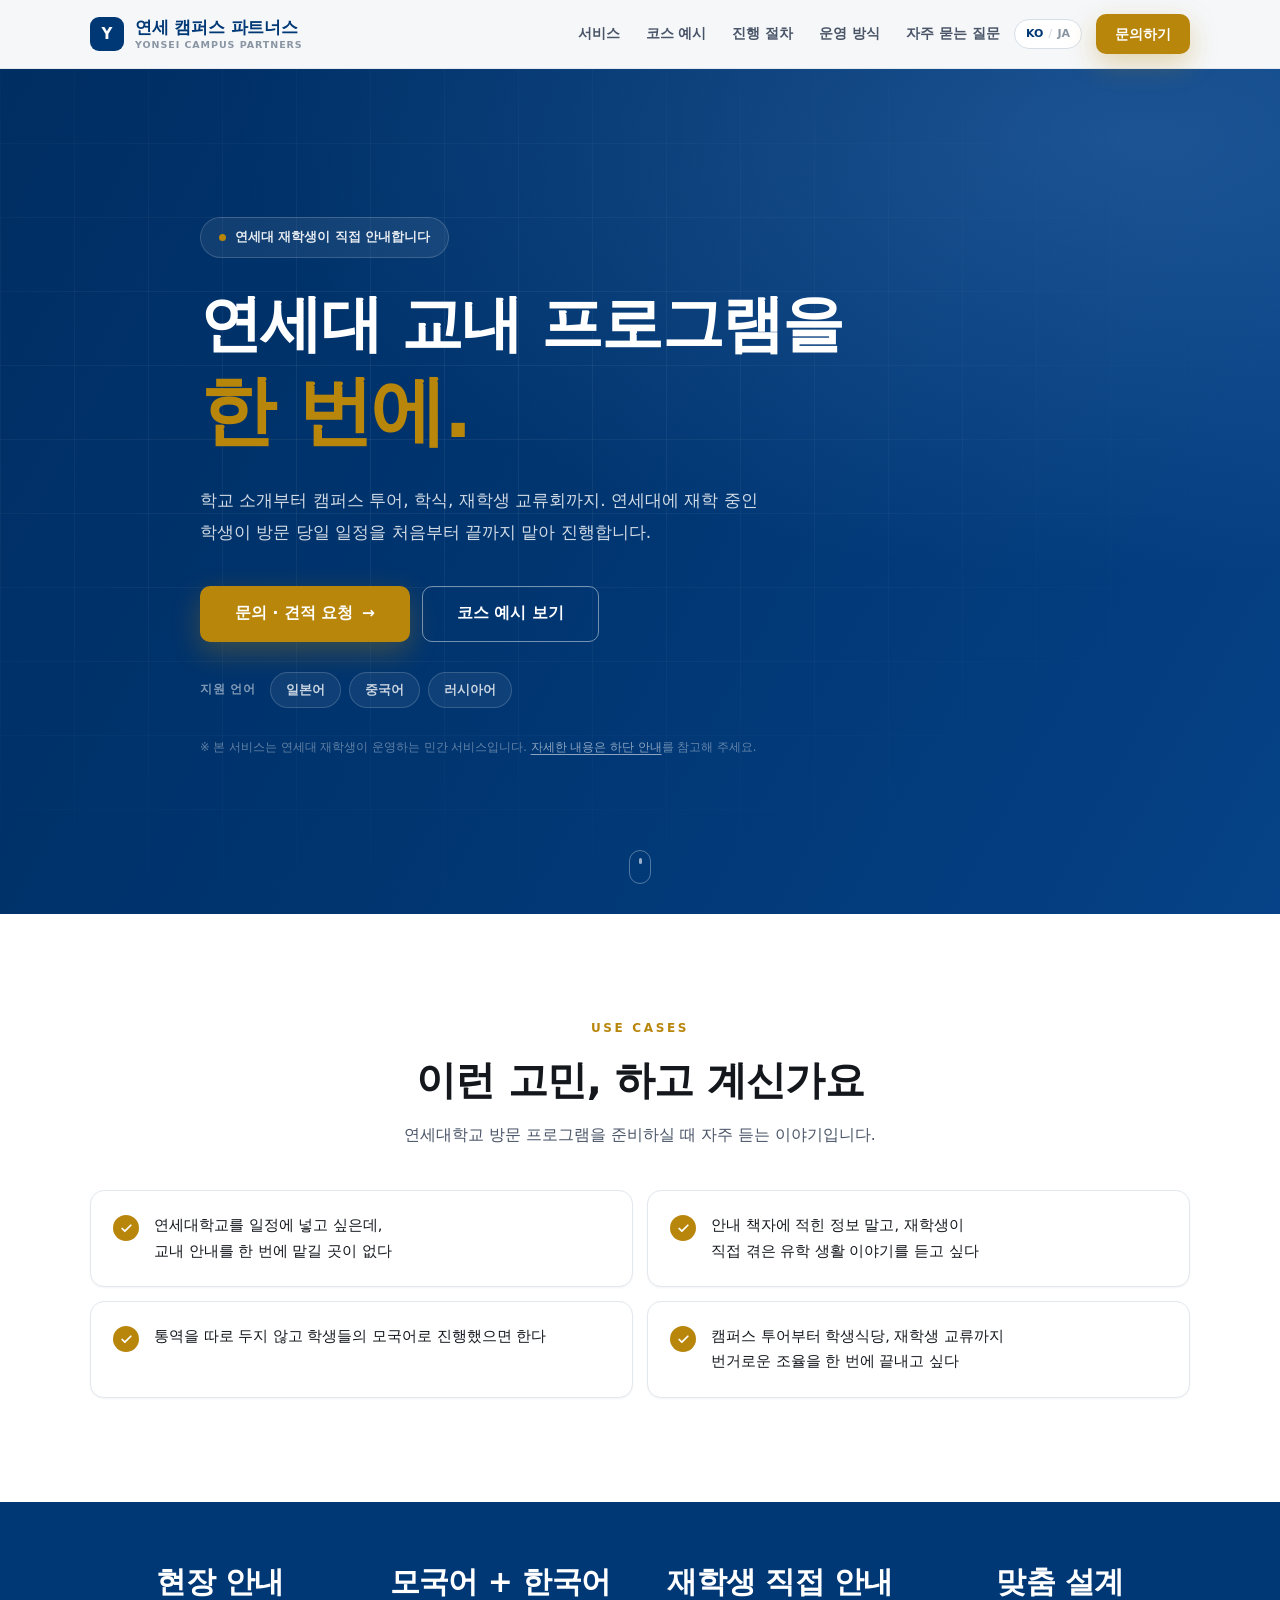
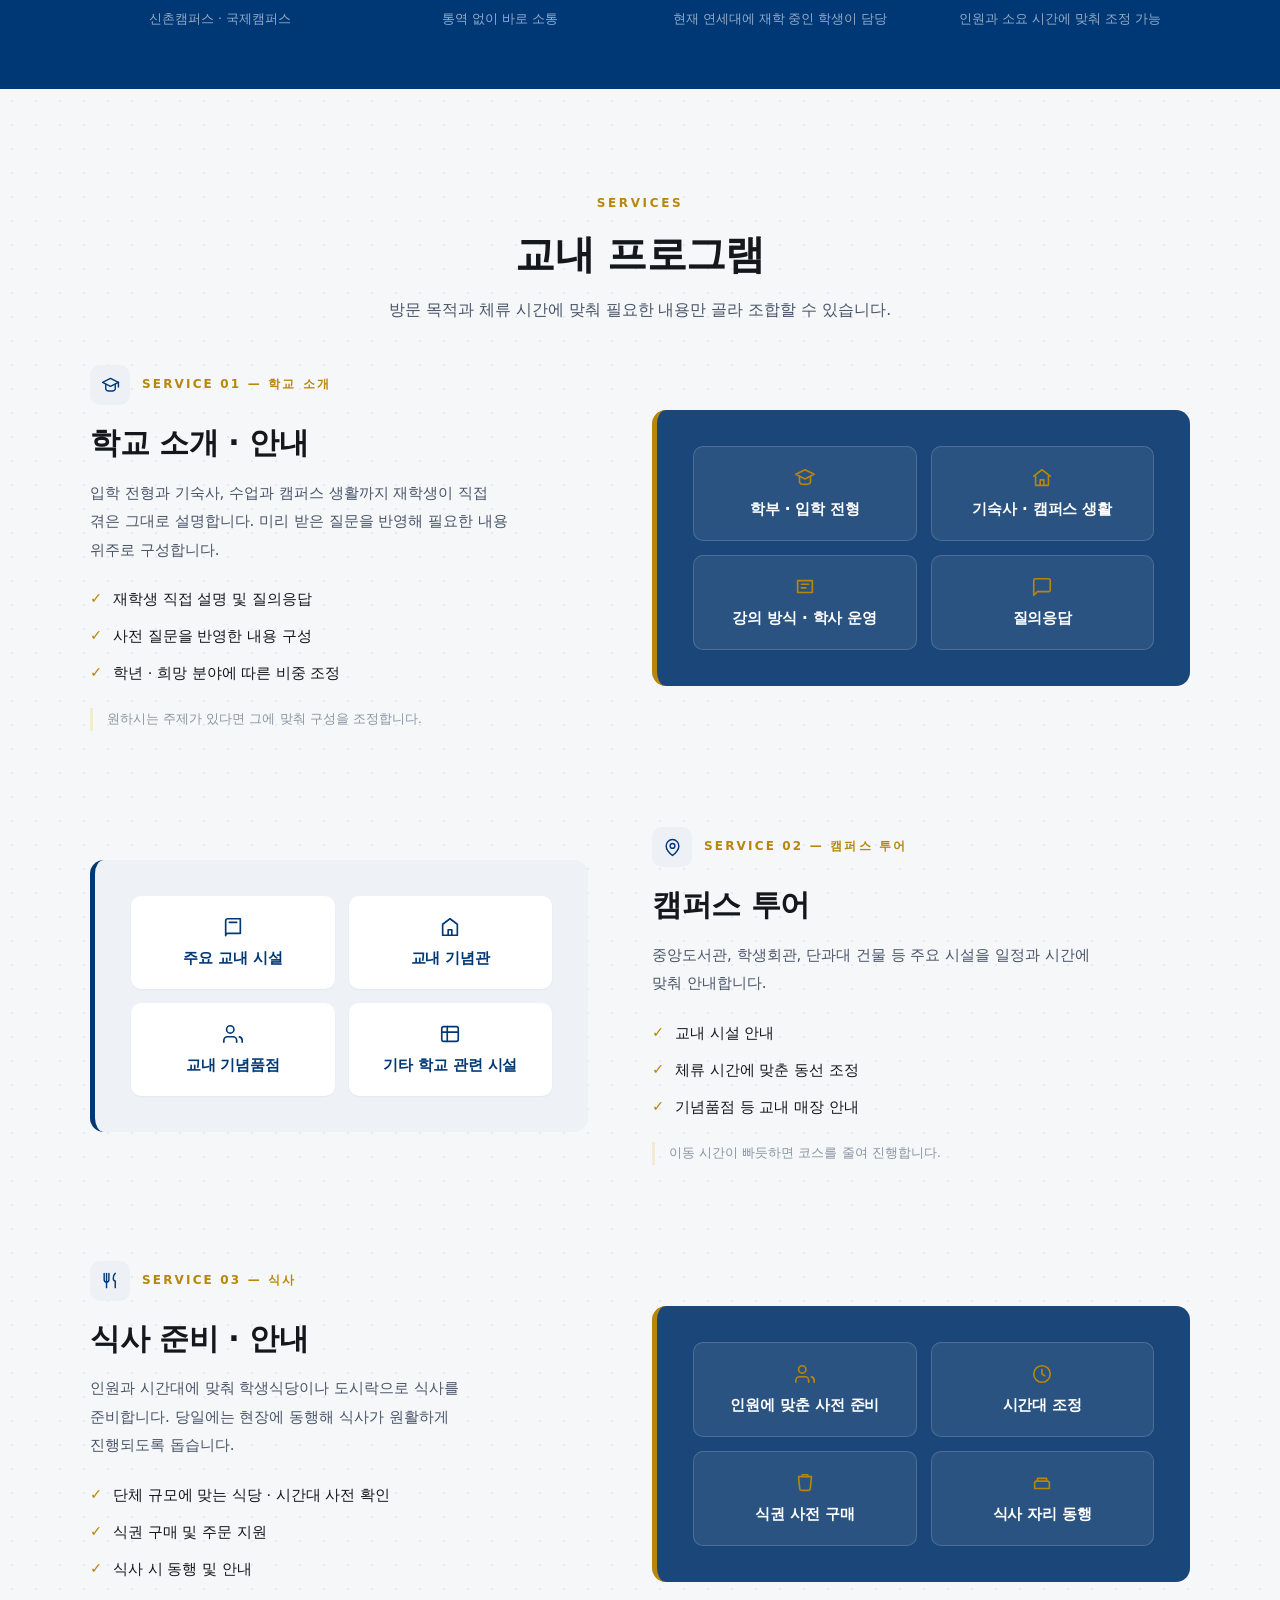
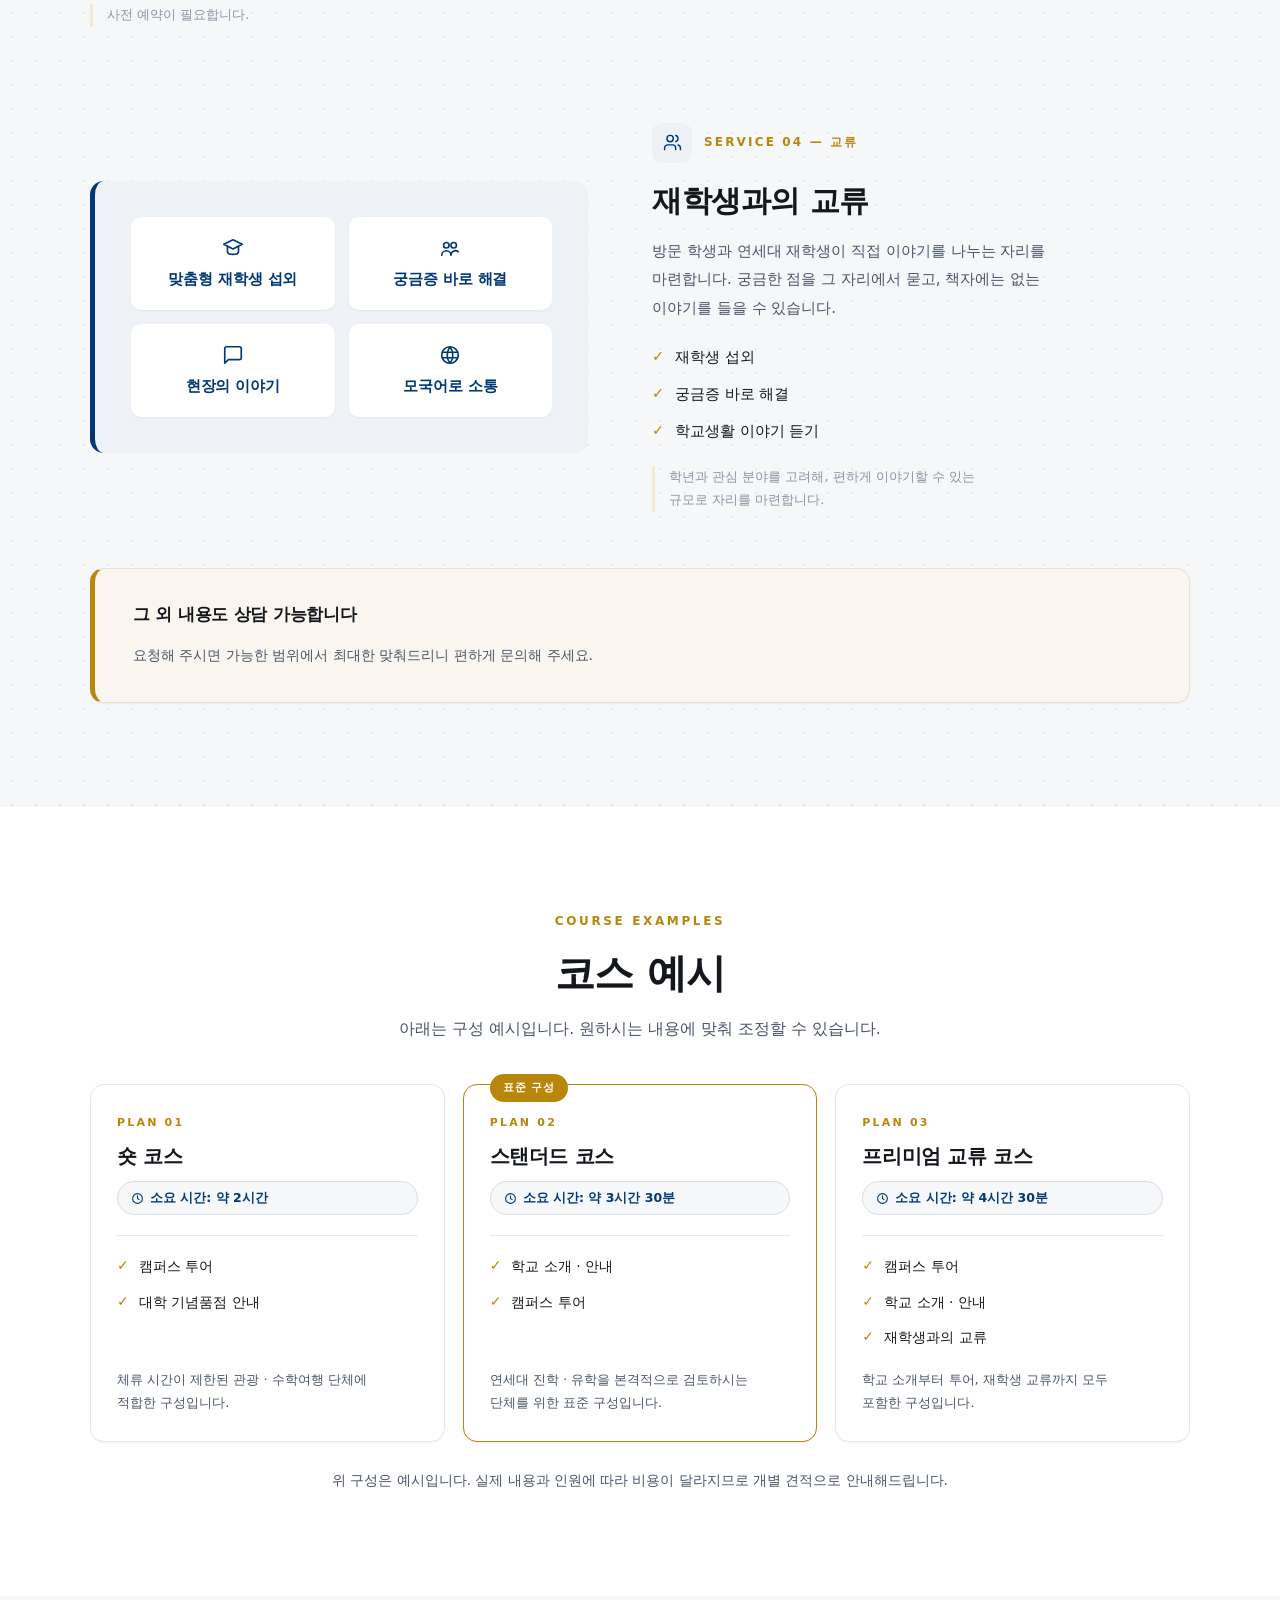
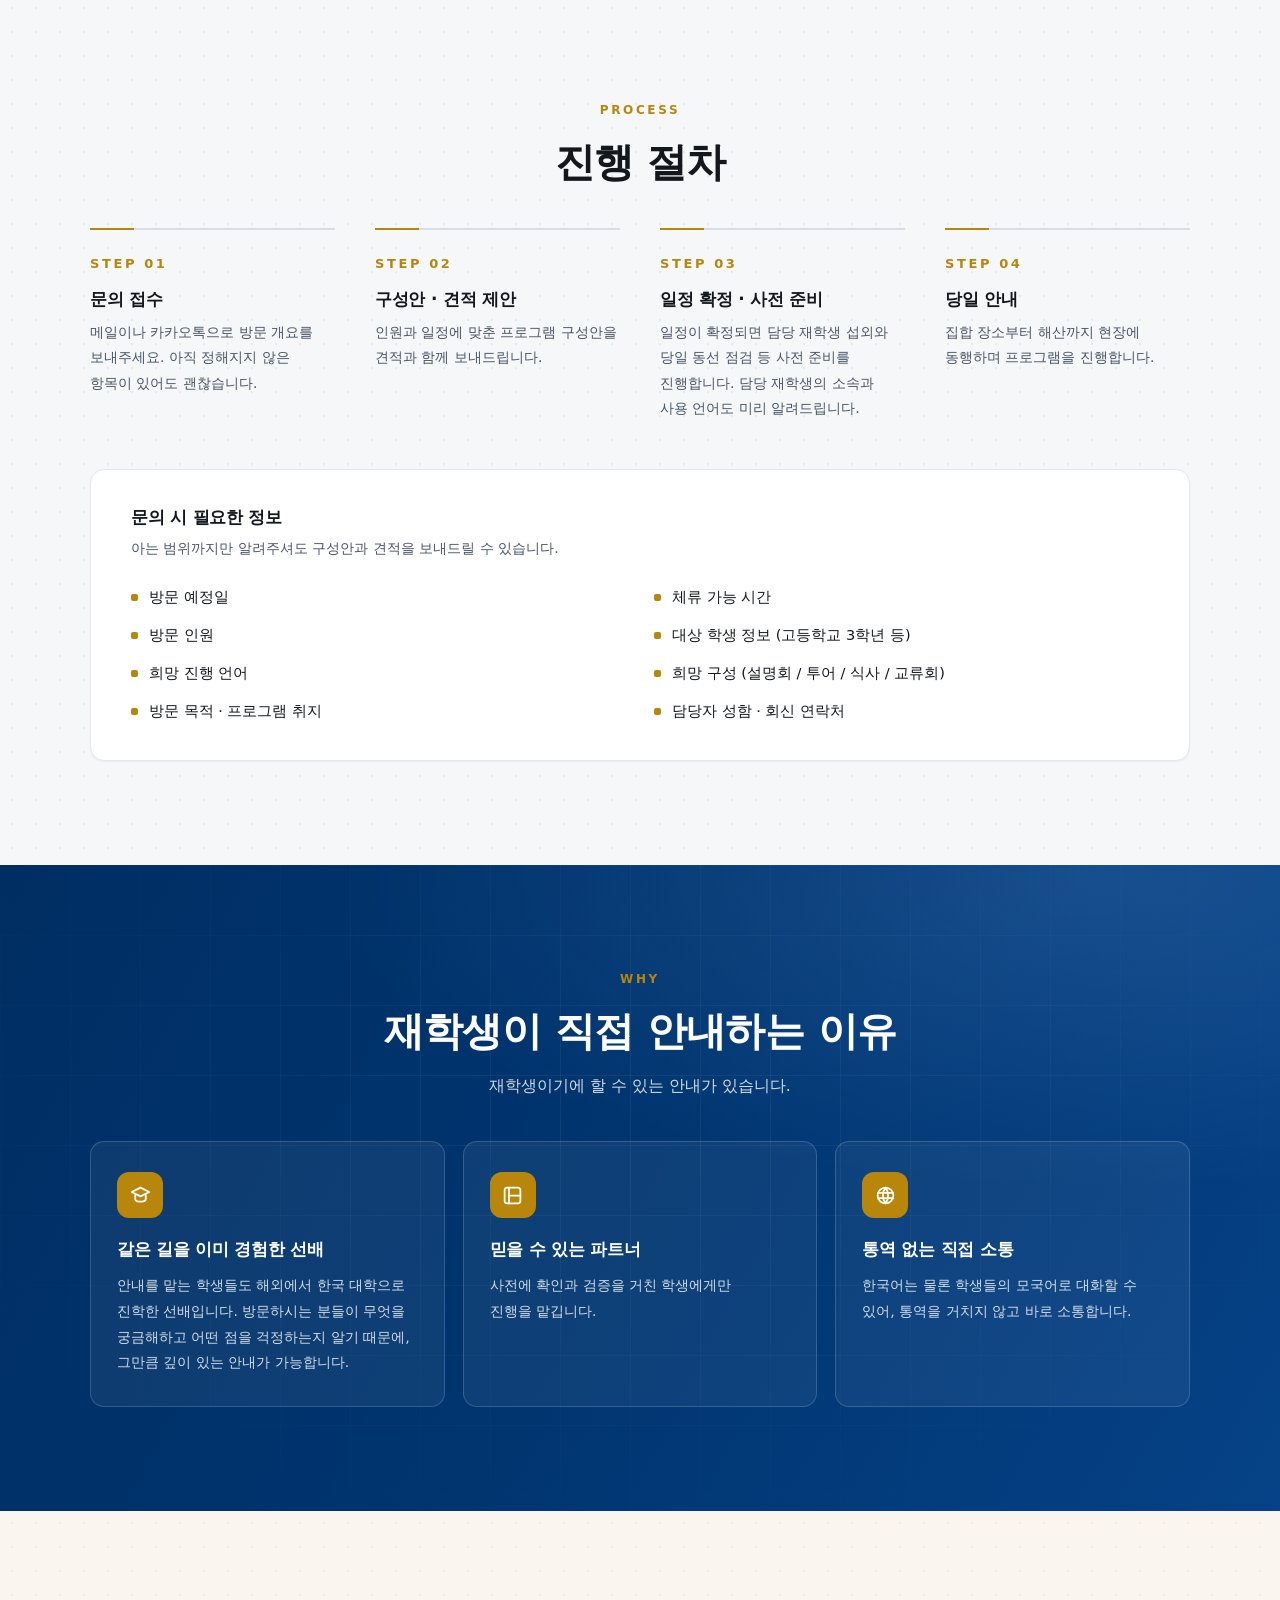
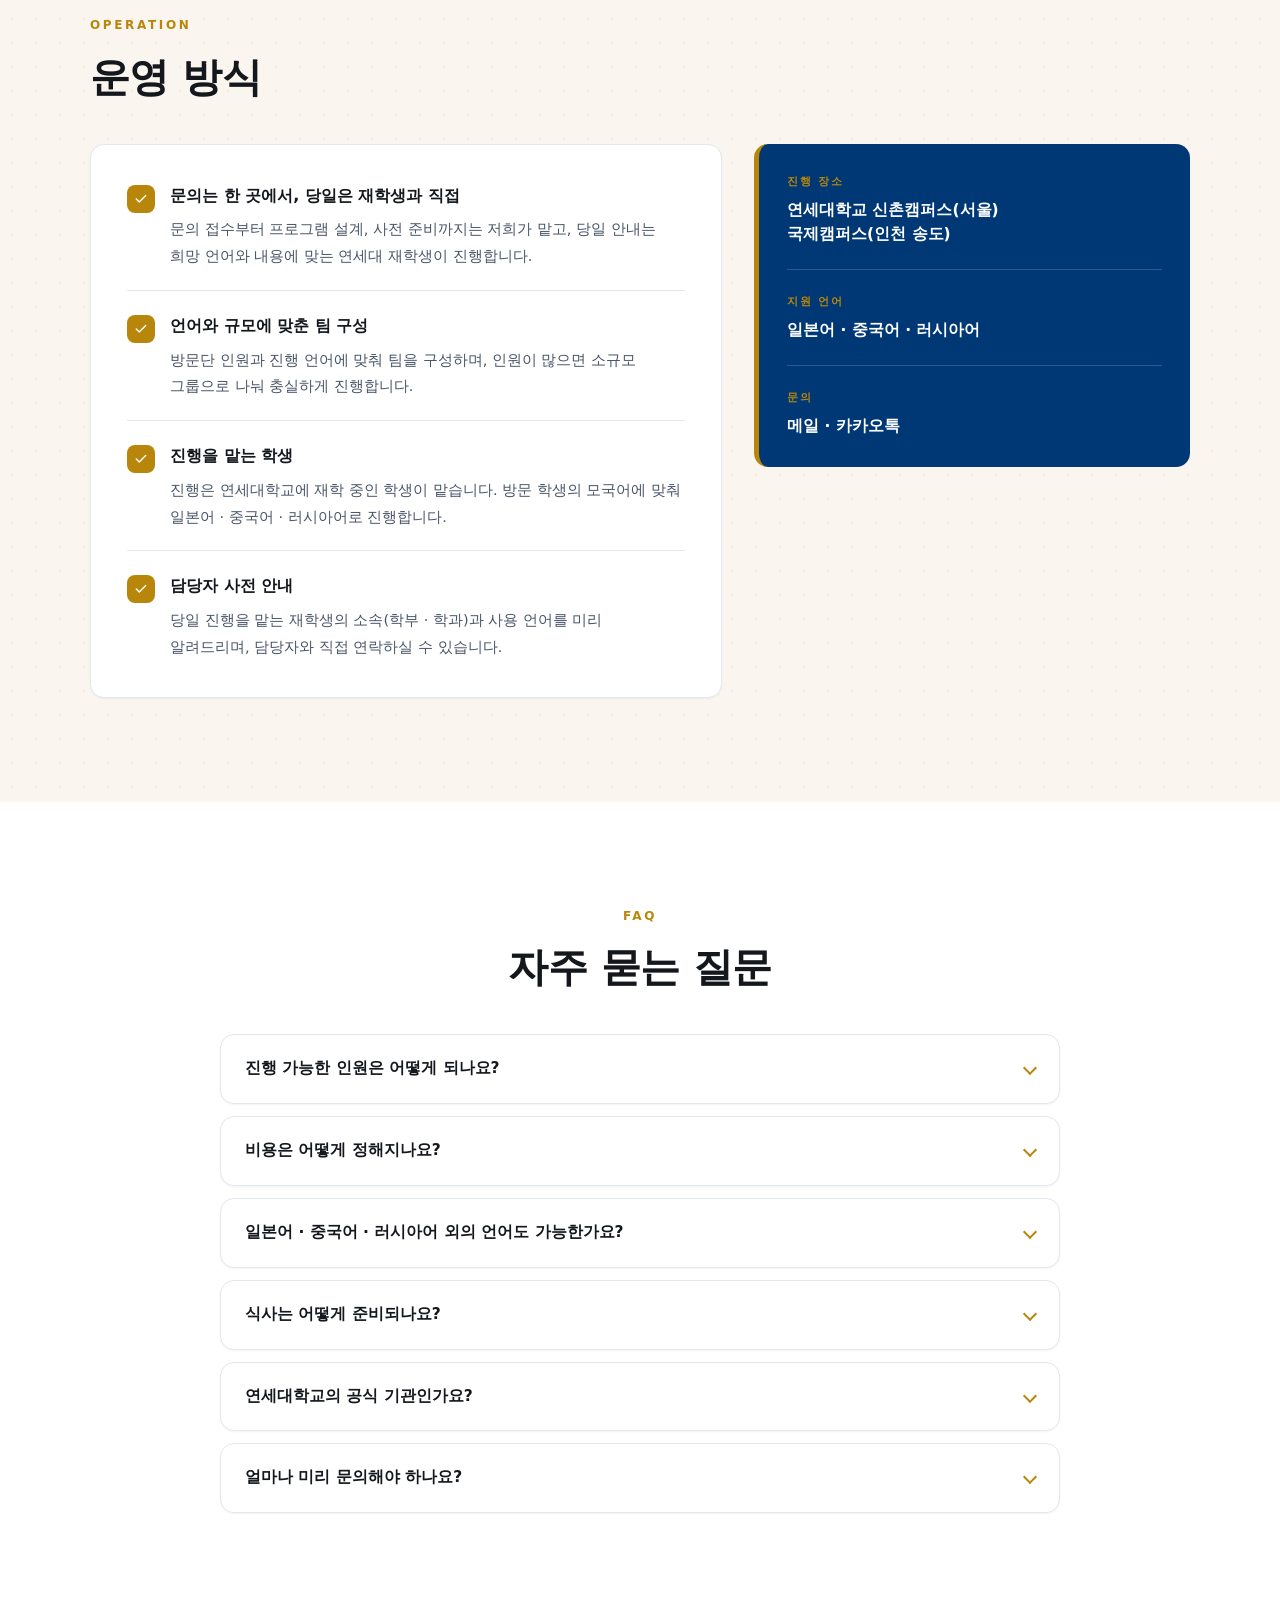
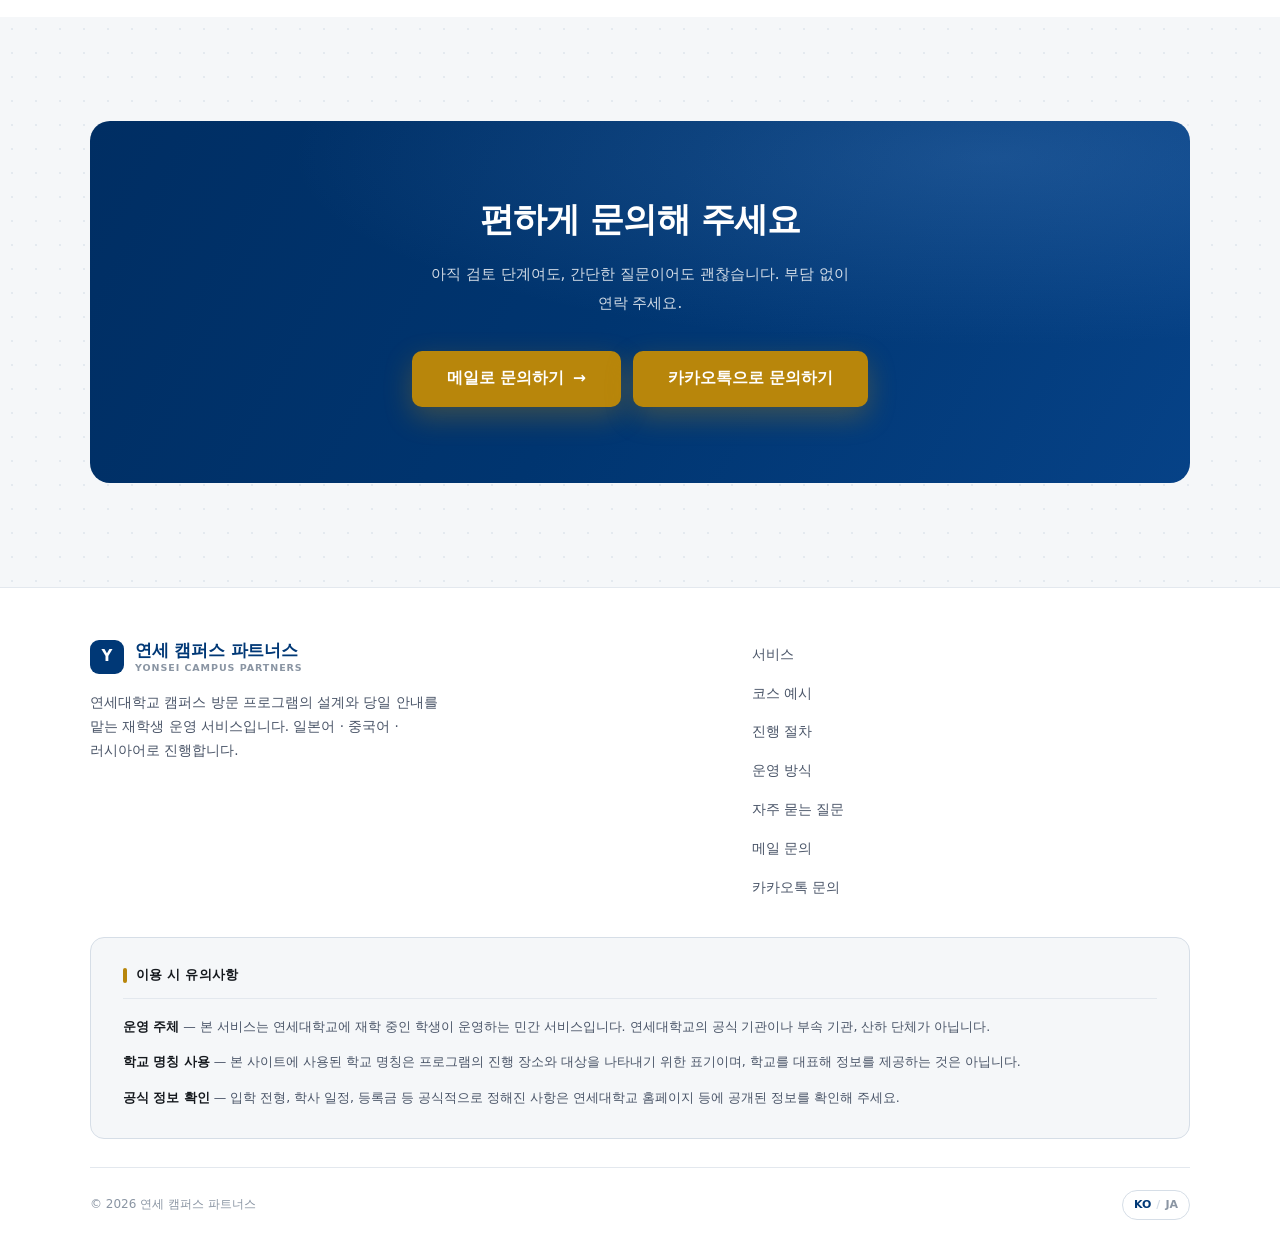
<file: index.html>
<!doctype html>
<html lang="ko">
<head>
<meta charset="utf-8">
<meta name="viewport" content="width=device-width, initial-scale=1">
<title>연세 캠퍼스 파트너스 | 연세대학교 캠퍼스 방문 · 교내 프로그램</title>
<meta name="description" content="학교 소개부터 캠퍼스 투어, 학생식당, 재학생 교류회까지. 연세대에 재학 중인 학생이 방문 당일 교내 프로그램을 처음부터 끝까지 맡아 진행합니다. 일본어 · 중국어 · 러시아어로 진행합니다.">
<meta name="robots" content="index, follow">
<meta property="og:type" content="website">
<meta property="og:locale" content="ko_KR">
<meta property="og:locale:alternate" content="ja_JP">
<meta property="og:site_name" content="연세 캠퍼스 파트너스">
<meta property="og:title" content="연세 캠퍼스 파트너스 | 연세대학교 캠퍼스 방문 · 교내 프로그램">
<meta property="og:description" content="학교 소개부터 캠퍼스 투어, 학생식당, 재학생 교류회까지. 방문 당일 교내 프로그램을 재학생이 도맡아 진행합니다.">
<link rel="alternate" hreflang="ko" href="index.html">
<link rel="alternate" hreflang="ja" href="ja.html">
<link rel="alternate" hreflang="x-default" href="index.html">
<link rel="icon" href="data:image/svg+xml,<svg xmlns='http://www.w3.org/2000/svg' viewBox='0 0 32 32'><rect width='32' height='32' rx='7' fill='%23003876'/><text x='16' y='23' font-family='Helvetica,Arial,sans-serif' font-size='19' font-weight='700' fill='%23ffffff' text-anchor='middle'>Y</text></svg>">
<link rel="stylesheet" href="assets/style.css?v=202610291200">
</head>
<body>

<!-- ================= HEADER ================= -->
<header class="header">
  <div class="wrap header__inner">
    <a class="logo" href="#top">
      <span class="logo__mark" aria-hidden="true">Y</span>
      <span class="logo__text">
        연세 캠퍼스 파트너스
        <small>YONSEI CAMPUS PARTNERS</small>
      </span>
    </a>

    <div class="header__right">
      <nav class="nav" aria-label="주요 메뉴">
        <a href="#services">서비스</a>
        <a href="#plans">코스 예시</a>
        <a href="#process">진행 절차</a>
        <a href="#operation">운영 방식</a>
        <a href="#faq">자주 묻는 질문</a>
      </nav>

      <span class="langswitch">
        <a href="index.html" aria-current="true">KO</a>
        <span aria-hidden="true">/</span>
        <a href="ja.html" lang="ja" hreflang="ja">JA</a>
      </span>

      <a class="btn btn--gold btn--sm" href="#" data-mailto data-subject="%EC%97%B0%EC%84%B8%EB%8C%80%20%EB%B0%A9%EB%AC%B8%20%ED%94%84%EB%A1%9C%EA%B7%B8%EB%9E%A8%20%EB%AC%B8%EC%9D%98">문의하기</a>

      <button class="burger" type="button" data-burger aria-expanded="false" aria-controls="mobilenav" aria-label="메뉴 열기">
        <span></span><span></span><span></span>
      </button>
    </div>
  </div>

  <div class="mobilenav" id="mobilenav" data-mobilenav>
    <div class="wrap">
      <ul>
        <li><a href="#services">서비스</a></li>
        <li><a href="#plans">코스 예시</a></li>
        <li><a href="#process">진행 절차</a></li>
        <li><a href="#why">재학생이 직접 안내하는 이유</a></li>
        <li><a href="#operation">운영 방식</a></li>
        <li><a href="#faq">자주 묻는 질문</a></li>
      </ul>
      <div class="mobilenav__foot">
        <a class="btn btn--gold" href="#" data-mailto data-subject="%EC%97%B0%EC%84%B8%EB%8C%80%20%EB%B0%A9%EB%AC%B8%20%ED%94%84%EB%A1%9C%EA%B7%B8%EB%9E%A8%20%EB%AC%B8%EC%9D%98">메일 문의</a>
        <a class="btn btn--outline" href="https://open.kakao.com/o/s81088Ki" target="_blank" rel="noopener">카카오톡</a>
      </div>
    </div>
  </div>
</header>

<main id="top">

  <!-- ================= HERO ================= -->
  <section class="hero">
    <div class="hero__grid" aria-hidden="true"></div>
    <div class="wrap hero__inner">
      <div class="hero__col">
        <span class="badge"><span class="badge__dot" aria-hidden="true"></span>연세대 재학생이 직접 안내합니다</span>

        <h1>연세대 교내&nbsp;프로그램을<br><em>한 번에.</em></h1>

        <p class="hero__lead">
          학교 소개부터 캠퍼스 투어, 학식, 재학생 교류회까지.
          연세대에 재학 중인 학생이 방문 당일 일정을 처음부터 끝까지 맡아 진행합니다.
        </p>

        <div class="hero__actions">
          <a class="btn btn--gold btn--lg" href="#" data-mailto data-subject="%EC%97%B0%EC%84%B8%EB%8C%80%20%EB%B0%A9%EB%AC%B8%20%ED%94%84%EB%A1%9C%EA%B7%B8%EB%9E%A8%20%EB%AC%B8%EC%9D%98">문의 · 견적 요청 <span class="btn__arrow" aria-hidden="true">→</span></a>
          <a class="btn btn--outline-light btn--lg" href="#plans">코스 예시 보기</a>
        </div>

        <div class="langline">
          <span class="langline__label">지원 언어</span>
          <ul class="langchips">
            <li class="langchip">일본어</li>
            <li class="langchip">중국어</li>
            <li class="langchip">러시아어</li>
          </ul>
        </div>

        <p class="disclaimer-mini">
          ※ 본 서비스는 연세대 재학생이 운영하는 민간 서비스입니다. <a href="#legal">자세한 내용은 하단 안내</a>를 참고해 주세요.
        </p>
      </div>
    </div>
    <div class="scrollcue" aria-hidden="true"><span></span></div>
  </section>

  <!-- ================= USE CASES ================= -->
  <section class="section section--white" aria-labelledby="cases-title">
    <div class="wrap">
      <div class="section__head section__head--center reveal">
        <span class="eyebrow">Use cases</span>
        <h2 class="section__title" id="cases-title">이런 고민, 하고 계신가요</h2>
        <p class="section__lead">연세대학교 방문 프로그램을 준비하실 때 자주 듣는 이야기입니다.</p>
      </div>

      <ul class="cases reveal">
        <li class="case">
          <span class="case__check" aria-hidden="true"><svg viewBox="0 0 24 24" fill="none" stroke="currentColor" stroke-width="3.2" stroke-linecap="round" stroke-linejoin="round"><path d="M20 6 9 17l-5-5"/></svg></span>
          <p>연세대학교를 일정에 넣고 싶은데, 교내 안내를 한 번에 맡길 곳이 없다</p>
        </li>
        <li class="case">
          <span class="case__check" aria-hidden="true"><svg viewBox="0 0 24 24" fill="none" stroke="currentColor" stroke-width="3.2" stroke-linecap="round" stroke-linejoin="round"><path d="M20 6 9 17l-5-5"/></svg></span>
          <p>안내 책자에 적힌 정보 말고, 재학생이 직접 겪은 유학 생활 이야기를 듣고 싶다</p>
        </li>
        <li class="case">
          <span class="case__check" aria-hidden="true"><svg viewBox="0 0 24 24" fill="none" stroke="currentColor" stroke-width="3.2" stroke-linecap="round" stroke-linejoin="round"><path d="M20 6 9 17l-5-5"/></svg></span>
          <p>통역을 따로 두지 않고 학생들의 모국어로 진행했으면 한다</p>
        </li>
        <li class="case">
          <span class="case__check" aria-hidden="true"><svg viewBox="0 0 24 24" fill="none" stroke="currentColor" stroke-width="3.2" stroke-linecap="round" stroke-linejoin="round"><path d="M20 6 9 17l-5-5"/></svg></span>
          <p>캠퍼스 투어부터 학생식당, 재학생 교류까지 번거로운 조율을 한 번에 끝내고 싶다</p>
        </li>
      </ul>
    </div>
  </section>

  <!-- ================= STAT BAND ================= -->
  <section class="statband" aria-label="서비스 요약">
    <div class="wrap statband__inner">
      <div class="stat"><b><span>현장</span> <span>안내</span></b><span>신촌캠퍼스 · 국제캠퍼스</span></div>
      <div class="stat"><b><span>모국어 +</span> <span>한국어</span></b><span>통역 없이 바로 소통</span></div>
      <div class="stat"><b><span>재학생</span> <span>직접 안내</span></b><span>현재 연세대에 재학 중인 학생이 담당</span></div>
      <div class="stat"><b><span>맞춤</span> <span>설계</span></b><span>인원과 소요 시간에 맞춰 조정 가능</span></div>
    </div>
  </section>

  <!-- ================= SERVICES ================= -->
  <section class="section section--bg" id="services" aria-labelledby="services-title">
    <div class="wrap">
      <div class="section__head section__head--center reveal">
        <span class="eyebrow">Services</span>
        <h2 class="section__title" id="services-title">교내 프로그램</h2>
        <p class="section__lead">방문 목적과 체류 시간에 맞춰 필요한 내용만 골라 조합할 수 있습니다.</p>
      </div>

      <div class="features">

        <!-- 01 -->
        <article class="feature reveal">
          <div class="feature__text">
            <p class="feature__eyebrow">
              <span class="feature__chip" aria-hidden="true"><svg viewBox="0 0 24 24" fill="none" stroke="currentColor" stroke-width="1.8" stroke-linecap="round" stroke-linejoin="round"><path d="M12 3 2 8l10 5 10-5-10-5Z"/><path d="M6 10.5V16c0 1.7 2.7 3 6 3s6-1.3 6-3v-5.5"/><path d="M22 8v6"/></svg></span>
              Service 01 — 학교 소개
            </p>
            <h3>학교 소개 · 안내</h3>
            <p class="feature__desc">
              입학 전형과 기숙사, 수업과 캠퍼스 생활까지 재학생이 직접 겪은 그대로 설명합니다.
              미리 받은 질문을 반영해 필요한 내용 위주로 구성합니다.
            </p>
            <ul class="checks">
              <li>재학생 직접 설명 및 질의응답</li>
              <li>사전 질문을 반영한 내용 구성</li>
              <li>학년 · 희망 분야에 따른 비중 조정</li>
            </ul>
            <p class="feature__note">원하시는 주제가 있다면 그에 맞춰 구성을 조정합니다.</p>
          </div>
          <div class="feature__visual">
            <div class="panel panel--navy">
              <div class="panel__grid">
                <div class="pcard">
                  <svg class="pcard__icon" viewBox="0 0 24 24" fill="none" stroke="currentColor" stroke-width="1.8" stroke-linecap="round" stroke-linejoin="round"><path d="M12 3 2 8l10 5 10-5-10-5Z"/><path d="M6 10.5V16c0 1.7 2.7 3 6 3s6-1.3 6-3v-5.5"/></svg>
                  <b>학부 · 입학 전형</b>
                </div>
                <div class="pcard">
                  <svg class="pcard__icon" viewBox="0 0 24 24" fill="none" stroke="currentColor" stroke-width="1.8" stroke-linecap="round" stroke-linejoin="round"><path d="M3 10 12 3l9 7"/><path d="M5 10v10h14V10"/><path d="M10 20v-6h4v6"/></svg>
                  <b>기숙사 · 캠퍼스 생활</b>
                </div>
                <div class="pcard">
                  <svg class="pcard__icon" viewBox="0 0 24 24" fill="none" stroke="currentColor" stroke-width="1.8" stroke-linecap="round" stroke-linejoin="round"><path d="M4 5h16v13H4z"/><path d="M8 9h8M8 13h5"/></svg>
                  <b>강의 방식 · 학사 운영</b>
                </div>
                <div class="pcard">
                  <svg class="pcard__icon" viewBox="0 0 24 24" fill="none" stroke="currentColor" stroke-width="1.8" stroke-linecap="round" stroke-linejoin="round"><path d="M21 15a2 2 0 0 1-2 2H7l-4 4V5a2 2 0 0 1 2-2h14a2 2 0 0 1 2 2Z"/></svg>
                  <b>질의응답</b>
                </div>
              </div>
            </div>
          </div>
        </article>

        <!-- 02 -->
        <article class="feature feature--flip reveal">
          <div class="feature__text">
            <p class="feature__eyebrow">
              <span class="feature__chip" aria-hidden="true"><svg viewBox="0 0 24 24" fill="none" stroke="currentColor" stroke-width="1.8" stroke-linecap="round" stroke-linejoin="round"><path d="M20 10c0 6-8 12-8 12S4 16 4 10a8 8 0 0 1 16 0Z"/><circle cx="12" cy="10" r="3"/></svg></span>
              Service 02 — 캠퍼스 투어
            </p>
            <h3>캠퍼스 투어</h3>
            <p class="feature__desc">
              중앙도서관, 학생회관, 단과대 건물 등 주요 시설을
              일정과 시간에 맞춰 안내합니다.
            </p>
            <ul class="checks">
              <li>교내 시설 안내</li>
              <li>체류 시간에 맞춘 동선 조정</li>
              <li>기념품점 등 교내 매장 안내</li>
            </ul>
            <p class="feature__note">이동 시간이 빠듯하면 코스를 줄여 진행합니다.</p>
          </div>
          <div class="feature__visual">
            <div class="panel panel--light">
              <div class="panel__grid">
                <div class="pcard">
                  <svg class="pcard__icon" viewBox="0 0 24 24" fill="none" stroke="currentColor" stroke-width="1.8" stroke-linecap="round" stroke-linejoin="round"><path d="M4 5.5A2.5 2.5 0 0 1 6.5 3H20v16H6.5A2.5 2.5 0 0 0 4 21.5Z"/><path d="M8 7h8"/></svg>
                  <b>주요 교내 시설</b>
                </div>
                <div class="pcard">
                  <svg class="pcard__icon" viewBox="0 0 24 24" fill="none" stroke="currentColor" stroke-width="1.8" stroke-linecap="round" stroke-linejoin="round"><path d="M4 21V9l8-6 8 6v12"/><path d="M4 21h16"/><path d="M10 21v-6h4v6"/></svg>
                  <b>교내 기념관</b>
                </div>
                <div class="pcard">
                  <svg class="pcard__icon" viewBox="0 0 24 24" fill="none" stroke="currentColor" stroke-width="1.8" stroke-linecap="round" stroke-linejoin="round"><path d="M16 21v-2a4 4 0 0 0-4-4H6a4 4 0 0 0-4 4v2"/><circle cx="9" cy="7" r="4"/><path d="M22 21v-2a4 4 0 0 0-3-3.87"/></svg>
                  <b>교내 기념품점</b>
                </div>
                <div class="pcard">
                  <svg class="pcard__icon" viewBox="0 0 24 24" fill="none" stroke="currentColor" stroke-width="1.8" stroke-linecap="round" stroke-linejoin="round"><rect x="3" y="4" width="18" height="16" rx="2"/><path d="M3 10h18M9 4v16"/></svg>
                  <b>기타 학교 관련 시설</b>
                </div>
              </div>
            </div>
          </div>
        </article>

        <!-- 03 -->
        <article class="feature reveal">
          <div class="feature__text">
            <p class="feature__eyebrow">
              <span class="feature__chip" aria-hidden="true"><svg viewBox="0 0 24 24" fill="none" stroke="currentColor" stroke-width="1.8" stroke-linecap="round" stroke-linejoin="round"><path d="M4 3v8a3 3 0 0 0 6 0V3"/><path d="M7 3v18"/><path d="M18 3c-1.7 1.5-2.5 3.6-2.5 6s.8 3.5 2.5 3.5V21"/></svg></span>
              Service 03 — 식사
            </p>
            <h3>식사 준비 · 안내</h3>
            <p class="feature__desc">
              인원과 시간대에 맞춰 학생식당이나 도시락으로 식사를 준비합니다.
              당일에는 현장에 동행해 식사가 원활하게 진행되도록 돕습니다.
            </p>
            <ul class="checks">
              <li>단체 규모에 맞는 식당 · 시간대 사전 확인</li>
              <li>식권 구매 및 주문 지원</li>
              <li>식사 시 동행 및 안내</li>
            </ul>
            <p class="feature__note">사전 예약이 필요합니다.</p>
          </div>
          <div class="feature__visual">
            <div class="panel panel--navy">
              <div class="panel__grid">
                <div class="pcard">
                  <svg class="pcard__icon" viewBox="0 0 24 24" fill="none" stroke="currentColor" stroke-width="1.8" stroke-linecap="round" stroke-linejoin="round"><path d="M16 21v-2a4 4 0 0 0-4-4H6a4 4 0 0 0-4 4v2"/><circle cx="9" cy="7" r="4"/><path d="M22 21v-2a4 4 0 0 0-3-3.87"/></svg>
                  <b>인원에 맞춘 사전 준비</b>
                </div>
                <div class="pcard">
                  <svg class="pcard__icon" viewBox="0 0 24 24" fill="none" stroke="currentColor" stroke-width="1.8" stroke-linecap="round" stroke-linejoin="round"><circle cx="12" cy="12" r="9"/><path d="M12 7v5l3 2"/></svg>
                  <b>시간대 조정</b>
                </div>
                <div class="pcard">
                  <svg class="pcard__icon" viewBox="0 0 24 24" fill="none" stroke="currentColor" stroke-width="1.8" stroke-linecap="round" stroke-linejoin="round"><path d="M5 5h14l-1.2 13.2a2 2 0 0 1-2 1.8H8.2a2 2 0 0 1-2-1.8Z"/><path d="M9 5V3h6v2"/></svg>
                  <b>식권 사전 구매</b>
                </div>
                <div class="pcard">
                  <svg class="pcard__icon" viewBox="0 0 24 24" fill="none" stroke="currentColor" stroke-width="1.8" stroke-linecap="round" stroke-linejoin="round"><path d="M4 18v-6a2 2 0 0 1 2-2h12a2 2 0 0 1 2 2v6"/><path d="M4 18h16M7 10V7h10v3"/></svg>
                  <b>식사 자리 동행</b>
                </div>
              </div>
            </div>
          </div>
        </article>

        <!-- 04 -->
        <article class="feature feature--flip reveal">
          <div class="feature__text">
            <p class="feature__eyebrow">
              <span class="feature__chip" aria-hidden="true"><svg viewBox="0 0 24 24" fill="none" stroke="currentColor" stroke-width="1.8" stroke-linecap="round" stroke-linejoin="round"><path d="M16 21v-2a4 4 0 0 0-4-4H6a4 4 0 0 0-4 4v2"/><circle cx="9" cy="7" r="4"/><path d="M22 21v-2a4 4 0 0 0-3-3.87"/><path d="M16 3.13a4 4 0 0 1 0 7.75"/></svg></span>
              Service 04 — 교류
            </p>
            <h3>재학생과의 교류</h3>
            <p class="feature__desc">
              방문 학생과 연세대 재학생이 직접 이야기를 나누는 자리를 마련합니다.
              궁금한 점을 그 자리에서 묻고, 책자에는 없는 이야기를 들을 수 있습니다.
            </p>
            <ul class="checks">
              <li>재학생 섭외</li>
              <li>궁금증 바로 해결</li>
              <li>학교생활 이야기 듣기</li>
            </ul>
            <p class="feature__note">학년과 관심 분야를 고려해, 편하게 이야기할 수 있는 규모로 자리를 마련합니다.</p>
          </div>
          <div class="feature__visual">
            <div class="panel panel--light">
              <div class="panel__grid">
                <div class="pcard">
                  <svg class="pcard__icon" viewBox="0 0 24 24" fill="none" stroke="currentColor" stroke-width="1.8" stroke-linecap="round" stroke-linejoin="round"><path d="M12 3 2 8l10 5 10-5-10-5Z"/><path d="M6 10.5V16c0 1.7 2.7 3 6 3s6-1.3 6-3v-5.5"/></svg>
                  <b>맞춤형 재학생 섭외</b>
                </div>
                <div class="pcard">
                  <svg class="pcard__icon" viewBox="0 0 24 24" fill="none" stroke="currentColor" stroke-width="1.8" stroke-linecap="round" stroke-linejoin="round"><circle cx="8" cy="9" r="3"/><circle cx="16" cy="9" r="3"/><path d="M3 20a5 5 0 0 1 10 0M13 20a5 5 0 0 1 8-4"/></svg>
                  <b>궁금증 바로 해결</b>
                </div>
                <div class="pcard">
                  <svg class="pcard__icon" viewBox="0 0 24 24" fill="none" stroke="currentColor" stroke-width="1.8" stroke-linecap="round" stroke-linejoin="round"><path d="M21 15a2 2 0 0 1-2 2H7l-4 4V5a2 2 0 0 1 2-2h14a2 2 0 0 1 2 2Z"/></svg>
                  <b>현장의 이야기</b>
                </div>
                <div class="pcard">
                  <svg class="pcard__icon" viewBox="0 0 24 24" fill="none" stroke="currentColor" stroke-width="1.8" stroke-linecap="round" stroke-linejoin="round"><circle cx="12" cy="12" r="9"/><path d="M3.6 9h16.8M3.6 15h16.8"/><path d="M12 3a15 15 0 0 1 0 18a15 15 0 0 1 0-18Z"/></svg>
                  <b>모국어로 소통</b>
                </div>
              </div>
            </div>
          </div>
        </article>

      </div>

      <div class="taglist reveal">
        <h3>그 외 내용도 상담 가능합니다</h3>
        <p class="taglist__foot">
          요청해 주시면 가능한 범위에서 최대한 맞춰드리니 편하게 문의해 주세요.
        </p>
      </div>
    </div>
  </section>

  <!-- ================= MODEL PLANS ================= -->
  <section class="section section--white" id="plans" aria-labelledby="plans-title">
    <div class="wrap">
      <div class="section__head section__head--center reveal">
        <span class="eyebrow">Course examples</span>
        <h2 class="section__title" id="plans-title">코스 예시</h2>
        <p class="section__lead">아래는 구성 예시입니다. 원하시는 내용에 맞춰 조정할 수 있습니다.</p>
      </div>

      <div class="plans reveal">

        <article class="plan">
          <span class="plan__no">PLAN 01</span>
          <h3 class="plan__name">숏 코스</h3>
          <span class="plan__time">
            <svg viewBox="0 0 24 24" fill="none" stroke="currentColor" stroke-width="2" stroke-linecap="round" stroke-linejoin="round" aria-hidden="true"><circle cx="12" cy="12" r="9"/><path d="M12 7v5l3 2"/></svg>
            소요 시간: 약 2시간
          </span>
          <ul class="plan__items">
            <li>캠퍼스 투어</li>
            <li>대학 기념품점 안내</li>
          </ul>
          <p class="plan__desc">체류 시간이 제한된 관광 · 수학여행 단체에 적합한 구성입니다.</p>
        </article>

        <article class="plan plan--standard">
          <span class="plan__flag">표준 구성</span>
          <span class="plan__no">PLAN 02</span>
          <h3 class="plan__name">스탠더드 코스</h3>
          <span class="plan__time">
            <svg viewBox="0 0 24 24" fill="none" stroke="currentColor" stroke-width="2" stroke-linecap="round" stroke-linejoin="round" aria-hidden="true"><circle cx="12" cy="12" r="9"/><path d="M12 7v5l3 2"/></svg>
            소요 시간: 약 3시간 30분
          </span>
          <ul class="plan__items">
            <li>학교 소개 · 안내</li>
            <li>캠퍼스 투어</li>
          </ul>
          <p class="plan__desc">연세대 진학 · 유학을 본격적으로 검토하시는 단체를 위한 표준 구성입니다.</p>
        </article>

        <article class="plan">
          <span class="plan__no">PLAN 03</span>
          <h3 class="plan__name">프리미엄 교류 코스</h3>
          <span class="plan__time">
            <svg viewBox="0 0 24 24" fill="none" stroke="currentColor" stroke-width="2" stroke-linecap="round" stroke-linejoin="round" aria-hidden="true"><circle cx="12" cy="12" r="9"/><path d="M12 7v5l3 2"/></svg>
            소요 시간: 약 4시간 30분
          </span>
          <ul class="plan__items">
            <li>캠퍼스 투어</li>
            <li>학교 소개 · 안내</li>
            <li>재학생과의 교류</li>
          </ul>
          <p class="plan__desc">학교 소개부터 투어, 재학생 교류까지 모두 포함한 구성입니다.</p>
        </article>

      </div>

      <p class="plans__foot reveal">
        위 구성은 예시입니다. 실제 내용과 인원에 따라 비용이 달라지므로 개별 견적으로 안내해드립니다.
      </p>
    </div>
  </section>

  <!-- ================= PROCESS ================= -->
  <section class="section section--bg" id="process" aria-labelledby="process-title">
    <div class="wrap">
      <div class="section__head section__head--center reveal">
        <span class="eyebrow">Process</span>
        <h2 class="section__title" id="process-title">진행 절차</h2>
      </div>

      <ol class="steps reveal">
        <li class="step">
          <span class="step__num">STEP 01</span>
          <h3>문의 접수</h3>
          <p>메일이나 카카오톡으로 방문 개요를 보내주세요. 아직 정해지지 않은 항목이 있어도 괜찮습니다.</p>
        </li>
        <li class="step">
          <span class="step__num">STEP 02</span>
          <h3>구성안 · 견적 제안</h3>
          <p>인원과 일정에 맞춘 프로그램 구성안을 견적과 함께 보내드립니다.</p>
        </li>
        <li class="step">
          <span class="step__num">STEP 03</span>
          <h3>일정 확정 · 사전 준비</h3>
          <p>일정이 확정되면 담당 재학생 섭외와 당일 동선 점검 등 사전 준비를 진행합니다. 담당 재학생의 소속과 사용 언어도 미리 알려드립니다.</p>
        </li>
        <li class="step">
          <span class="step__num">STEP 04</span>
          <h3>당일 안내</h3>
          <p>집합 장소부터 해산까지 현장에 동행하며 프로그램을 진행합니다.</p>
        </li>
      </ol>

      <div class="checkbox-panel reveal">
        <h3>문의 시 필요한 정보</h3>
        <p>아는 범위까지만 알려주셔도 구성안과 견적을 보내드릴 수 있습니다.</p>
        <ul class="checkitems">
          <li>방문 예정일</li>
          <li>체류 가능 시간</li>
          <li>방문 인원</li>
          <li>대상 학생 정보 (고등학교 3학년 등)</li>
          <li>희망 진행 언어</li>
          <li>희망 구성 (설명회 / 투어 / 식사 / 교류회)</li>
          <li>방문 목적 · 프로그램 취지</li>
          <li>담당자 성함 · 회신 연락처</li>
        </ul>
      </div>
    </div>
  </section>

  <!-- ================= WHY ================= -->
  <section class="section section--navy" id="why" aria-labelledby="why-title">
    <div class="wrap">
      <div class="section__head section__head--center reveal">
        <span class="eyebrow">Why</span>
        <h2 class="section__title" id="why-title">재학생이 직접 안내하는 이유</h2>
        <p class="section__lead">재학생이기에 할 수 있는 안내가 있습니다.</p>
      </div>

      <div class="reasons reveal">
        <article class="reason">
          <span class="reason__icon" aria-hidden="true"><svg viewBox="0 0 24 24" fill="none" stroke="currentColor" stroke-width="2" stroke-linecap="round" stroke-linejoin="round"><path d="M12 3 2 8l10 5 10-5-10-5Z"/><path d="M6 10.5V16c0 1.7 2.7 3 6 3s6-1.3 6-3v-5.5"/></svg></span>
          <h3>같은 길을 이미 경험한 선배</h3>
          <p>안내를 맡는 학생들도 해외에서 한국 대학으로 진학한 선배입니다. 방문하시는 분들이 무엇을 궁금해하고 어떤 점을 걱정하는지 알기 때문에, 그만큼 깊이 있는 안내가 가능합니다.</p>
        </article>

        <article class="reason">
          <span class="reason__icon" aria-hidden="true"><svg viewBox="0 0 24 24" fill="none" stroke="currentColor" stroke-width="2" stroke-linecap="round" stroke-linejoin="round"><rect x="3" y="3" width="18" height="18" rx="3"/><path d="M8 3v18"/><path d="M8 12h13"/></svg></span>
          <h3>믿을 수 있는 파트너</h3>
          <p>사전에 확인과 검증을 거친 학생에게만 진행을 맡깁니다.</p>
        </article>

        <article class="reason">
          <span class="reason__icon" aria-hidden="true"><svg viewBox="0 0 24 24" fill="none" stroke="currentColor" stroke-width="2" stroke-linecap="round" stroke-linejoin="round"><circle cx="12" cy="12" r="9"/><path d="M3.6 9h16.8M3.6 15h16.8"/><path d="M12 3a15 15 0 0 1 0 18a15 15 0 0 1 0-18Z"/></svg></span>
          <h3>통역 없는 직접 소통</h3>
          <p>한국어는 물론 학생들의 모국어로 대화할 수 있어, 통역을 거치지 않고 바로 소통합니다.</p>
        </article>
      </div>
    </div>
  </section>

  <!-- ================= OPERATION ================= -->
  <section class="section section--cream" id="operation" aria-labelledby="operation-title">
    <div class="wrap">
      <div class="section__head reveal">
        <span class="eyebrow">Operation</span>
        <h2 class="section__title" id="operation-title">운영 방식</h2>
      </div>

      <div class="oper reveal">
        <div class="oper__body">
          <ul>
            <li>
              <span class="oper__bullet" aria-hidden="true"><svg viewBox="0 0 24 24" fill="none" stroke="currentColor" stroke-width="2.4" stroke-linecap="round" stroke-linejoin="round"><path d="M20 6 9 17l-5-5"/></svg></span>
              <span>
                <strong>문의는 한 곳에서, 당일은 재학생과 직접</strong>
                문의 접수부터 프로그램 설계, 사전 준비까지는 저희가 맡고, 당일 안내는 희망 언어와 내용에 맞는 연세대 재학생이 진행합니다.
              </span>
            </li>
            <li>
              <span class="oper__bullet" aria-hidden="true"><svg viewBox="0 0 24 24" fill="none" stroke="currentColor" stroke-width="2.4" stroke-linecap="round" stroke-linejoin="round"><path d="M20 6 9 17l-5-5"/></svg></span>
              <span>
                <strong>언어와 규모에 맞춘 팀 구성</strong>
                방문단 인원과 진행 언어에 맞춰 팀을 구성하며, 인원이 많으면 소규모 그룹으로 나눠 충실하게 진행합니다.
              </span>
            </li>
            <li>
              <span class="oper__bullet" aria-hidden="true"><svg viewBox="0 0 24 24" fill="none" stroke="currentColor" stroke-width="2.4" stroke-linecap="round" stroke-linejoin="round"><path d="M20 6 9 17l-5-5"/></svg></span>
              <span>
                <strong>진행을 맡는 학생</strong>
                진행은 연세대학교에 재학 중인 학생이 맡습니다. 방문 학생의 모국어에 맞춰 일본어 · 중국어 · 러시아어로 진행합니다.
              </span>
            </li>
            <li>
              <span class="oper__bullet" aria-hidden="true"><svg viewBox="0 0 24 24" fill="none" stroke="currentColor" stroke-width="2.4" stroke-linecap="round" stroke-linejoin="round"><path d="M20 6 9 17l-5-5"/></svg></span>
              <span>
                <strong>담당자 사전 안내</strong>
                당일 진행을 맡는 재학생의 소속(학부 · 학과)과 사용 언어를 미리 알려드리며, 담당자와 직접 연락하실 수 있습니다.
              </span>
            </li>
          </ul>
        </div>

        <dl class="facts">
          <div>
            <dt>진행 장소</dt>
            <dd>연세대학교 신촌캠퍼스(서울)<br>국제캠퍼스(인천 송도)</dd>
          </div>
          <div>
            <dt>지원 언어</dt>
            <dd>일본어 · 중국어 · 러시아어</dd>
          </div>
          <div>
            <dt>문의</dt>
            <dd>메일 · 카카오톡</dd>
          </div>
        </dl>
      </div>
    </div>
  </section>

  <!-- ================= FAQ ================= -->
  <section class="section section--white" id="faq" aria-labelledby="faq-title">
    <div class="wrap">
      <div class="section__head section__head--center reveal">
        <span class="eyebrow">FAQ</span>
        <h2 class="section__title" id="faq-title">자주 묻는 질문</h2>
      </div>

      <div class="faq reveal">
        <details>
          <summary>진행 가능한 인원은 어떻게 되나요?</summary>
          <div class="faq__a">방문 목적과 프로그램 내용에 따라 달라집니다. 소규모 그룹부터 단체까지 진행할 수 있고, 인원이 많으면 그룹을 나누어 진행합니다. 예상 인원을 알려주시면 확인 후 답변드리겠습니다.</div>
        </details>

        <details>
          <summary>비용은 어떻게 정해지나요?</summary>
          <div class="faq__a">인원과 체류 시간, 진행 언어, 포함 내용에 따라 구성이 달라지기 때문에 일괄 요금표는 두고 있지 않습니다. 방문 개요를 보내주시면 프로그램 구성안과 견적을 함께 보내드립니다.</div>
        </details>

        <details>
          <summary>일본어 · 중국어 · 러시아어 외의 언어도 가능한가요?</summary>
          <div class="faq__a">현재 안내 가능한 언어는 이 세 가지입니다. 그 외 언어는 교내에서 진행할 수 있는 재학생이 있는지 확인이 필요하니, 문의하실 때 희망 언어를 알려주시면 가능 여부를 확인해 답변드리겠습니다.</div>
        </details>

        <details>
          <summary>식사는 어떻게 준비되나요?</summary>
          <div class="faq__a">방문 인원과 희망 시간대를 미리 알려주시면 이용 가능한 식당과 시간대를 확인해 안내해드립니다. 식권 사전 구매도 저희가 처리합니다. 다만 식당 운영은 학사 일정과 방학에 따라 달라지므로, 일정이 확정되는 시점에 다시 확인해드립니다.<br>※ 사전 예약이 필요하므로 늦어도 방문 10일 전까지 요청해 주시기 바랍니다.</div>
        </details>

        <details>
          <summary>연세대학교의 공식 기관인가요?</summary>
          <div class="faq__a">연세 캠퍼스 파트너스는 연세대에 재학 중인 학생이 운영하는 민간 서비스입니다. 연세대학교의 공식 기관이나 부속 기관, 산하 단체가 아니며 학교를 대표해 정보를 제공하는 위치에 있지 않습니다. 입학 전형 등 공식 정보는 연세대학교가 공개한 자료를 함께 확인하시기 바랍니다.</div>
        </details>

        <details>
          <summary>얼마나 미리 문의해야 하나요?</summary>
          <div class="faq__a">식사 준비와 담당 재학생 섭외, 자료 준비에 시간이 필요하니 일정이 정해지는 대로 알려주시면 조율이 수월합니다. 일정이 촉박하더라도 가능 여부를 확인해 답변드리니 우선 문의해 주세요.</div>
        </details>
      </div>
    </div>
  </section>

  <!-- ================= CTA ================= -->
  <section class="section section--bg" aria-labelledby="cta-title">
    <div class="wrap">
      <div class="cta reveal">
        <div class="cta__grid" aria-hidden="true"></div>
        <h2 id="cta-title">편하게 문의해 주세요</h2>
        <p>아직 검토 단계여도, 간단한 질문이어도 괜찮습니다. 부담 없이 연락 주세요.</p>

        <div class="cta__actions">
          <a class="btn btn--gold btn--lg" href="#" data-mailto data-subject="%EC%97%B0%EC%84%B8%EB%8C%80%20%EB%B0%A9%EB%AC%B8%20%ED%94%84%EB%A1%9C%EA%B7%B8%EB%9E%A8%20%EB%AC%B8%EC%9D%98">메일로 문의하기 <span class="btn__arrow" aria-hidden="true">→</span></a>
          <a class="btn btn--gold btn--lg" href="https://open.kakao.com/o/s81088Ki" target="_blank" rel="noopener">카카오톡으로 문의하기</a>
        </div>


      </div>
    </div>
  </section>

</main>

<!-- ================= FOOTER ================= -->
<footer class="footer">
  <div class="wrap">
    <div class="footer__top">
      <div>
        <a class="logo" href="#top">
          <span class="logo__mark" aria-hidden="true">Y</span>
          <span class="logo__text">
            연세 캠퍼스 파트너스
            <small>YONSEI CAMPUS PARTNERS</small>
          </span>
        </a>
        <p class="footer__desc">
          연세대학교 캠퍼스 방문 프로그램의 설계와 당일 안내를 맡는 재학생 운영 서비스입니다.
          일본어 · 중국어 · 러시아어로 진행합니다.
        </p>
      </div>

      <nav aria-label="푸터 메뉴">
        <ul class="footer__links">
          <li><a href="#services">서비스</a></li>
          <li><a href="#plans">코스 예시</a></li>
          <li><a href="#process">진행 절차</a></li>
          <li><a href="#operation">운영 방식</a></li>
          <li><a href="#faq">자주 묻는 질문</a></li>
          <li><a href="#" data-mailto data-subject="%EC%97%B0%EC%84%B8%EB%8C%80%20%EB%B0%A9%EB%AC%B8%20%ED%94%84%EB%A1%9C%EA%B7%B8%EB%9E%A8%20%EB%AC%B8%EC%9D%98">메일 문의</a></li>
          <li><a href="https://open.kakao.com/o/s81088Ki" target="_blank" rel="noopener">카카오톡 문의</a></li>
        </ul>
      </nav>
    </div>

    <section class="legal" id="legal" aria-labelledby="legal-title">
      <h2 class="legal__title" id="legal-title">이용 시 유의사항</h2>
      <div class="legal__body">
        <p>
          <strong>운영 주체</strong> — 본 서비스는 연세대학교에 재학 중인 학생이 운영하는 민간 서비스입니다.
          연세대학교의 공식 기관이나 부속 기관, 산하 단체가 아닙니다.
        </p>
        <p>
          <strong>학교 명칭 사용</strong> — 본 사이트에 사용된 학교 명칭은 프로그램의 진행 장소와 대상을 나타내기 위한 표기이며,
          학교를 대표해 정보를 제공하는 것은 아닙니다.
        </p>
        <p>
          <strong>공식 정보 확인</strong> — 입학 전형, 학사 일정, 등록금 등 공식적으로 정해진 사항은
          연세대학교 홈페이지 등에 공개된 정보를 확인해 주세요.
        </p>
      </div>
    </section>

    <div class="footer__bottom">
      <span>&copy; 2026 연세 캠퍼스 파트너스</span>
      <span class="langswitch">
        <a href="index.html" aria-current="true">KO</a>
        <span aria-hidden="true">/</span>
        <a href="ja.html" lang="ja" hreflang="ja">JA</a>
      </span>
    </div>
  </div>
</footer>

<script src="assets/script.js?v=202610291200"></script>
</body>
</html>
</file>
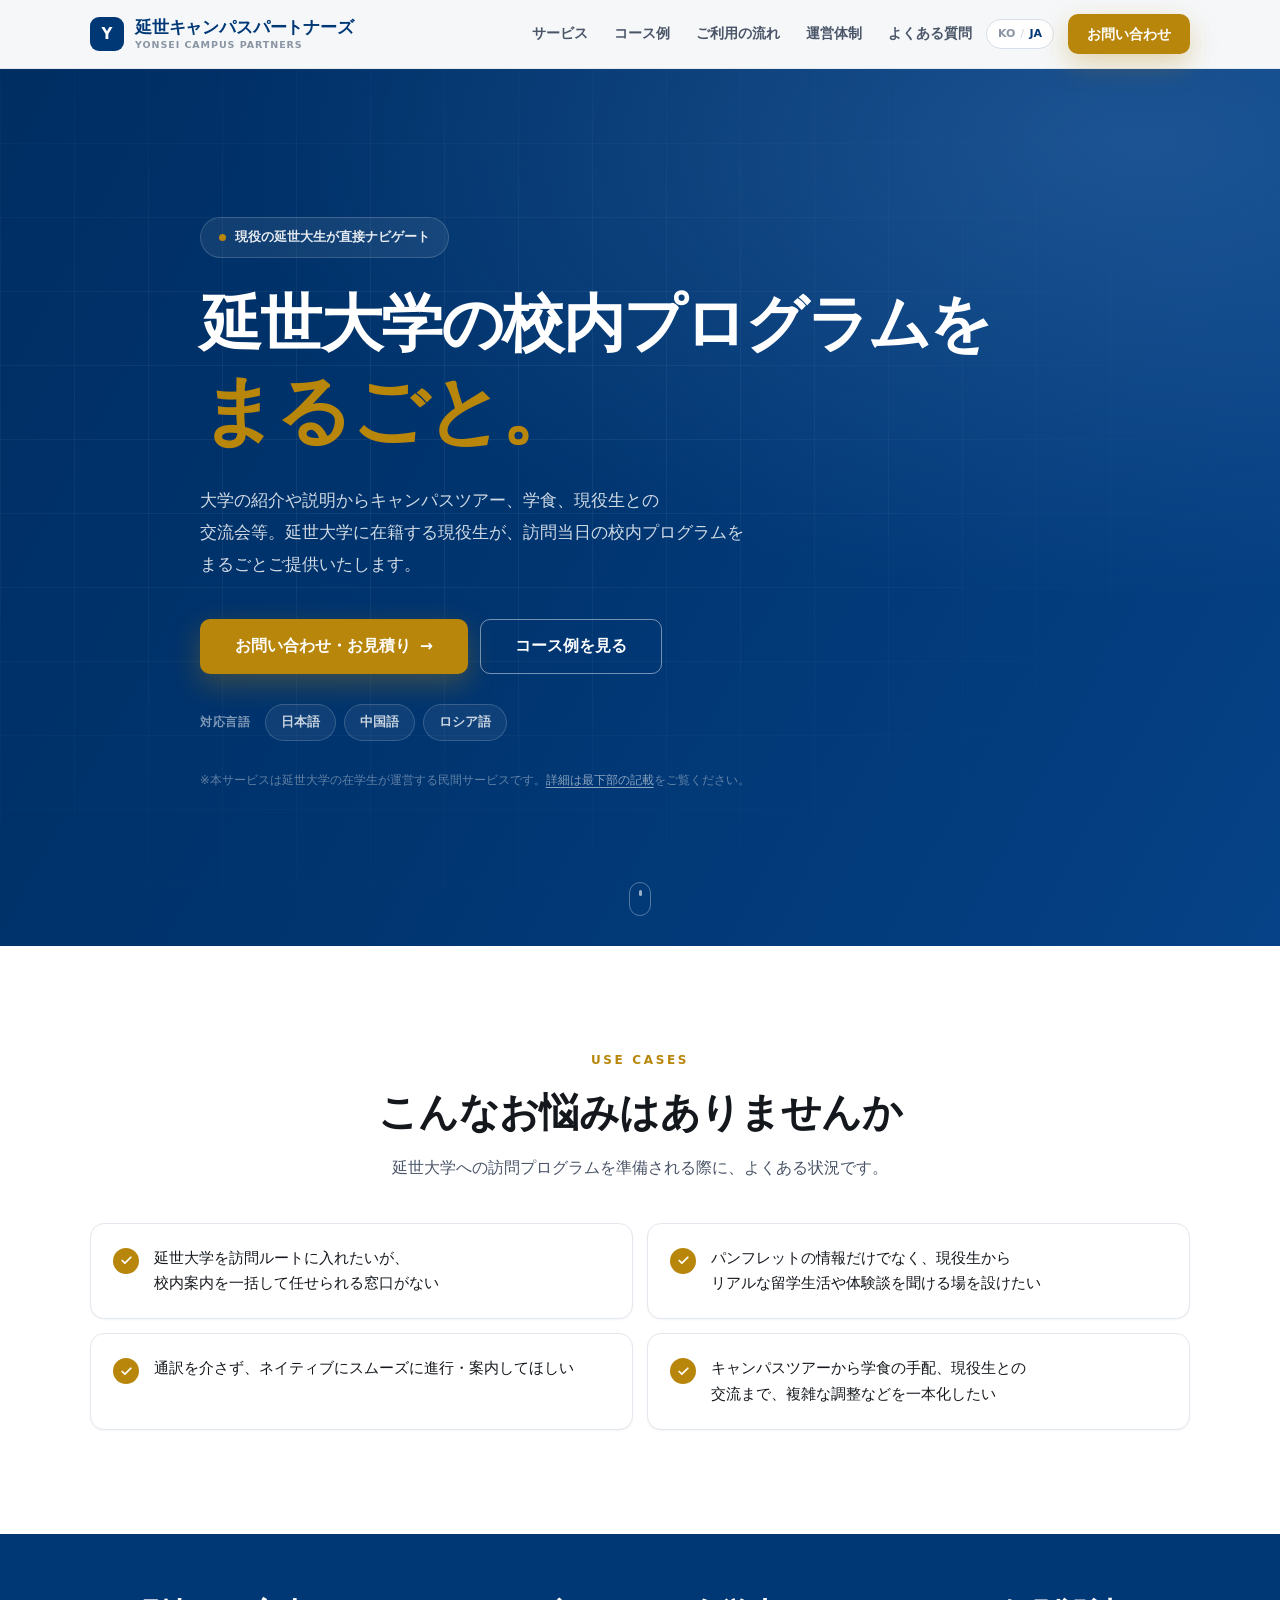
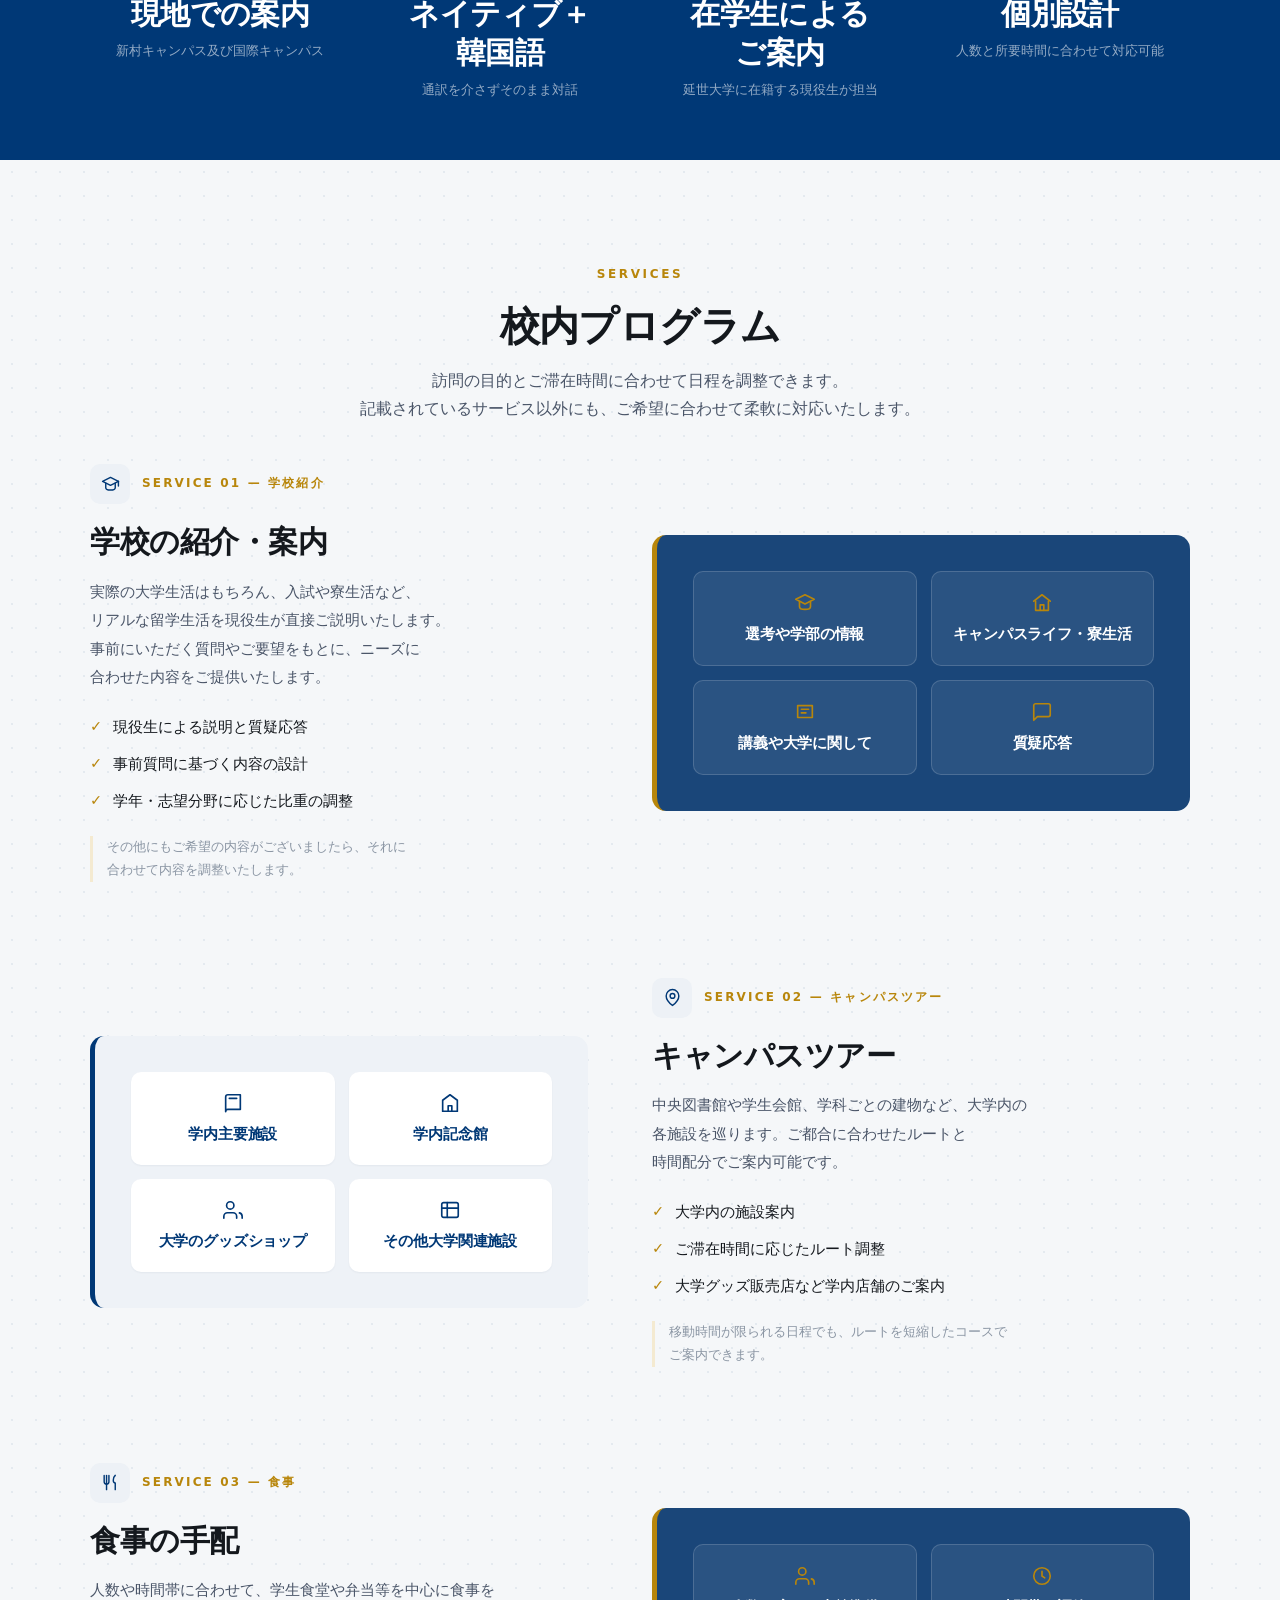
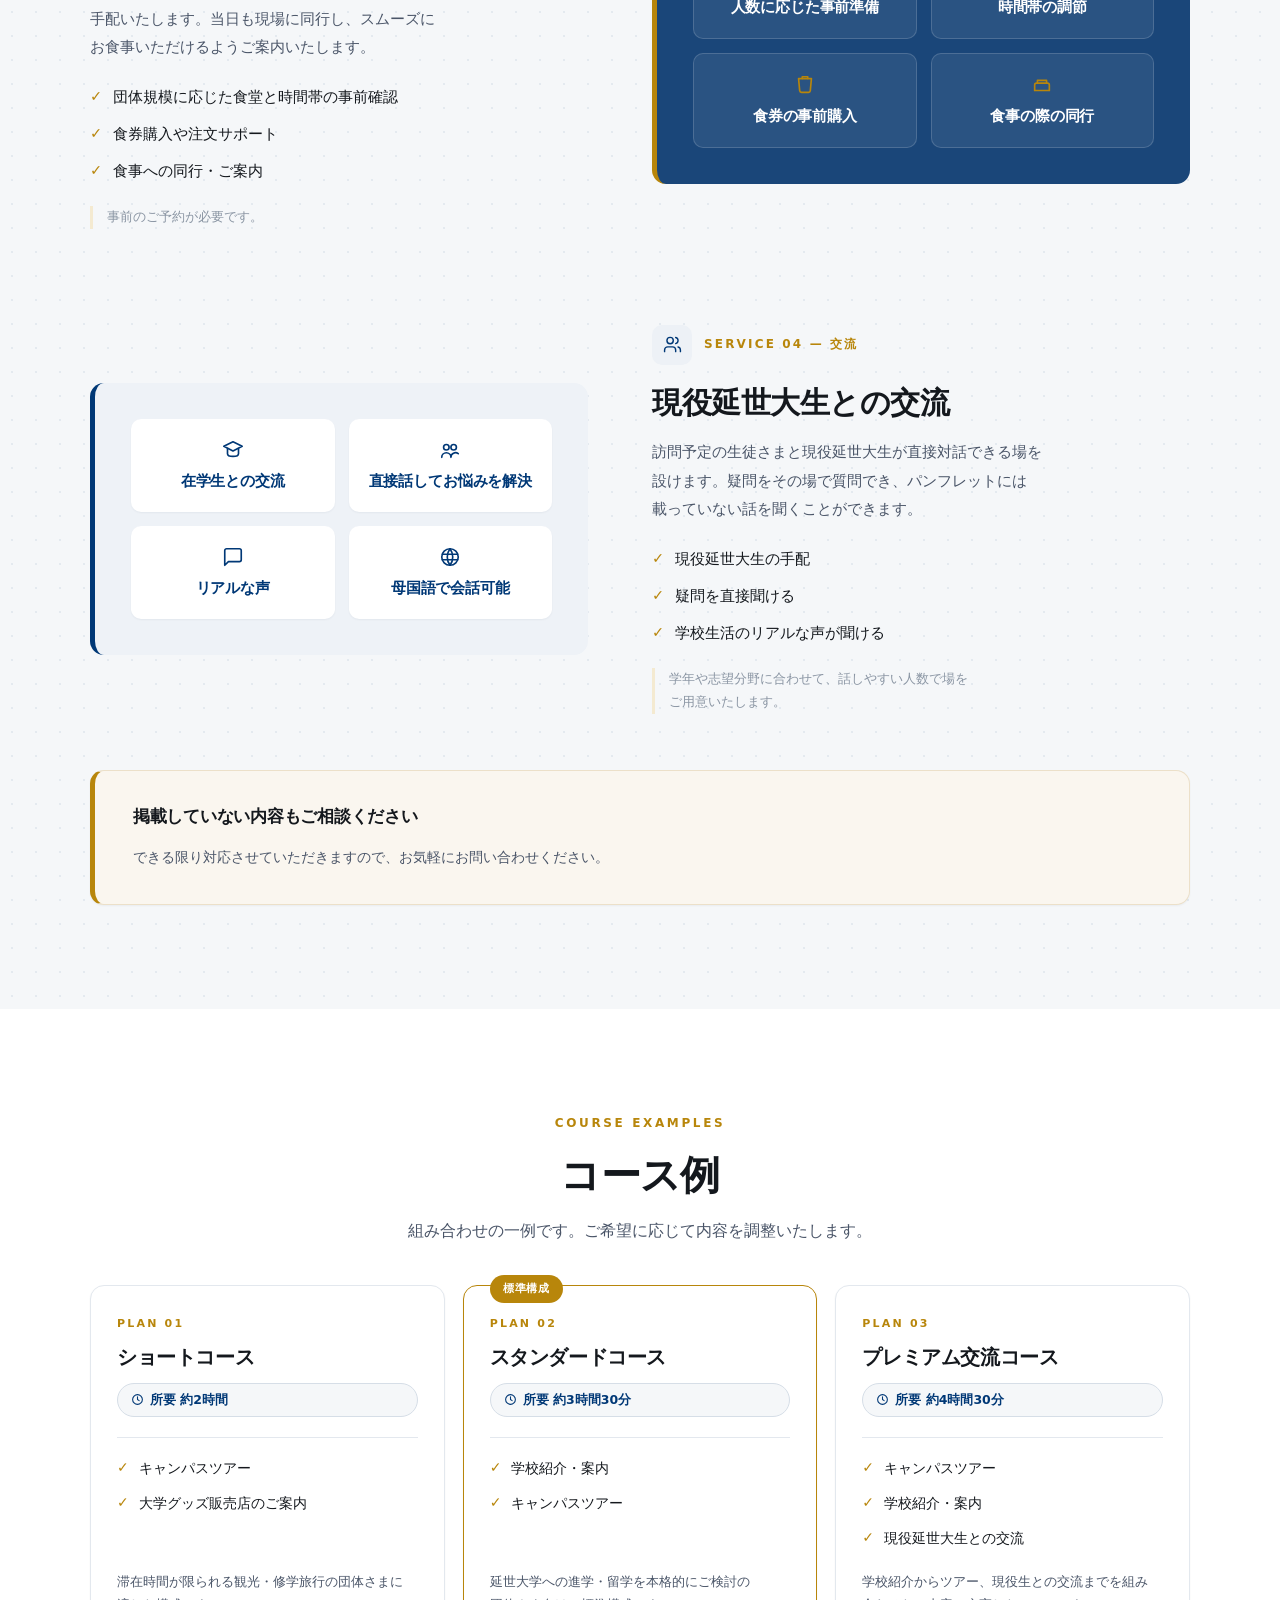
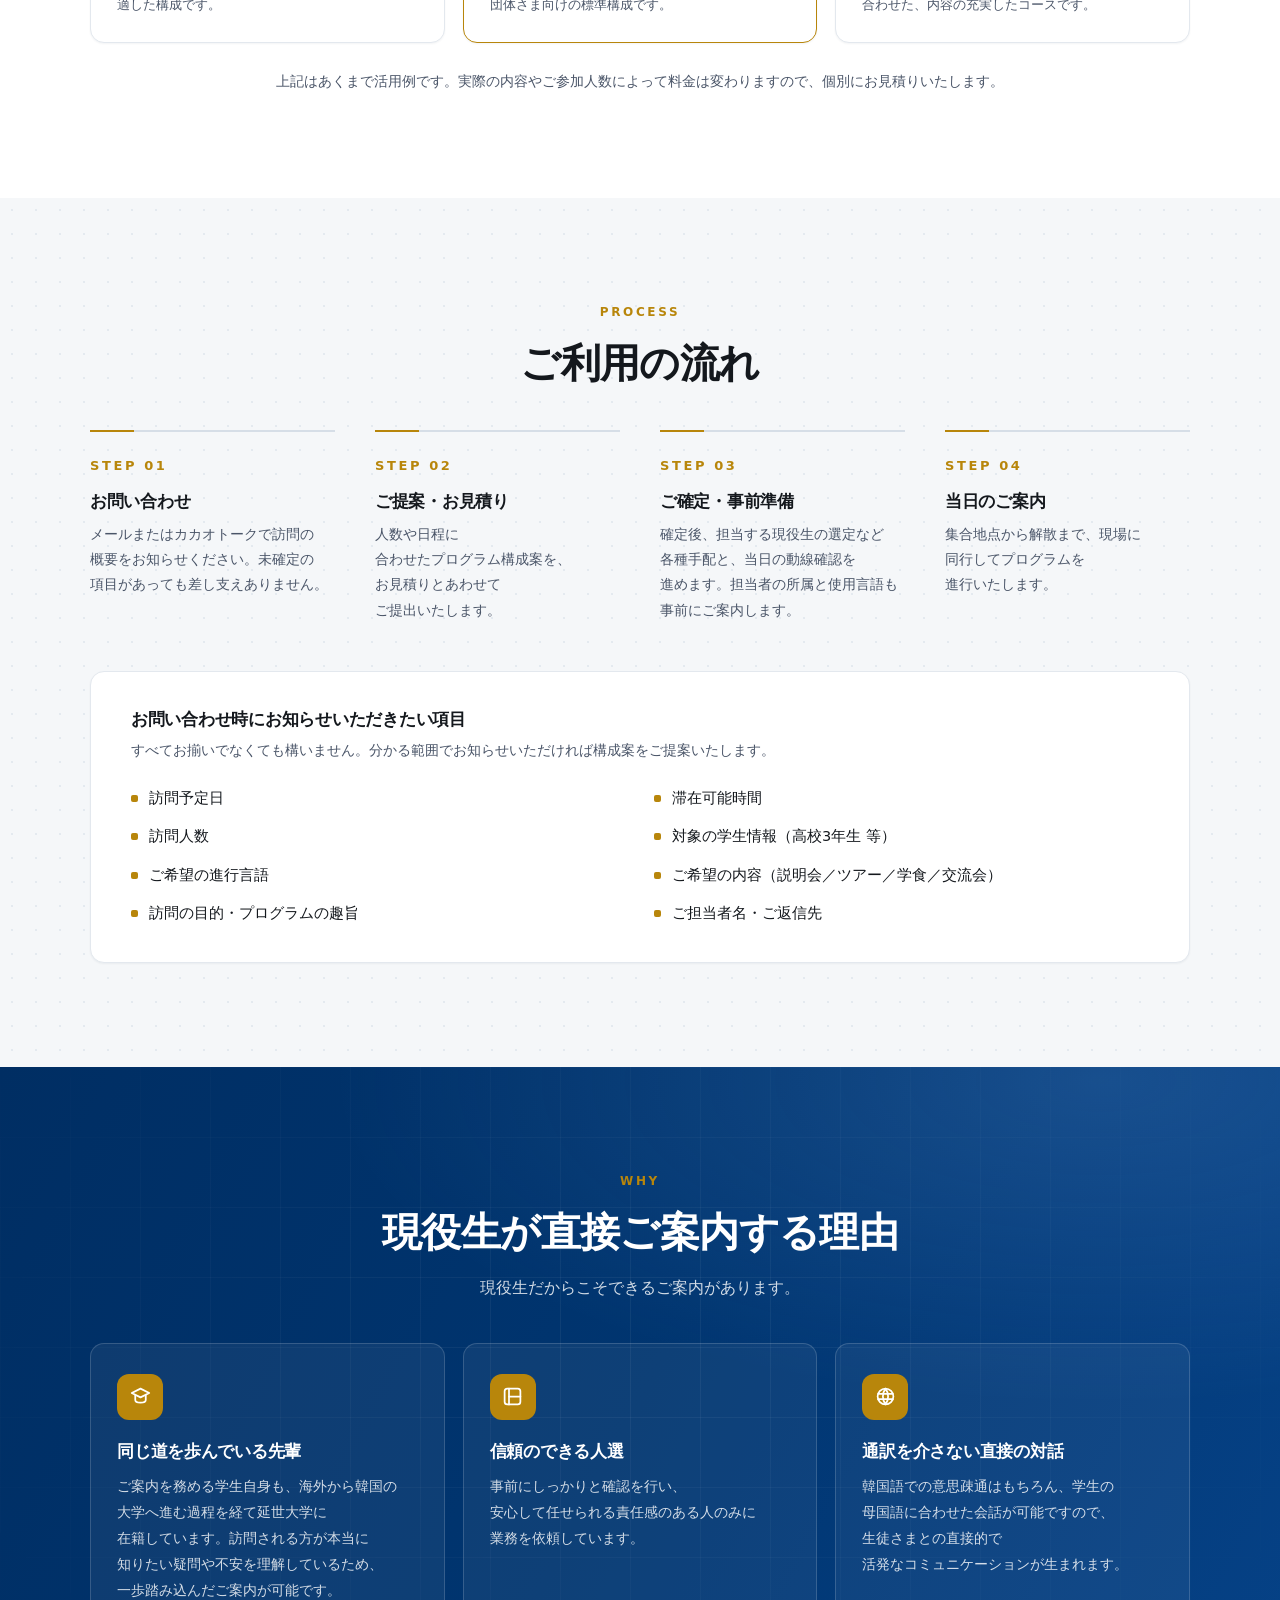
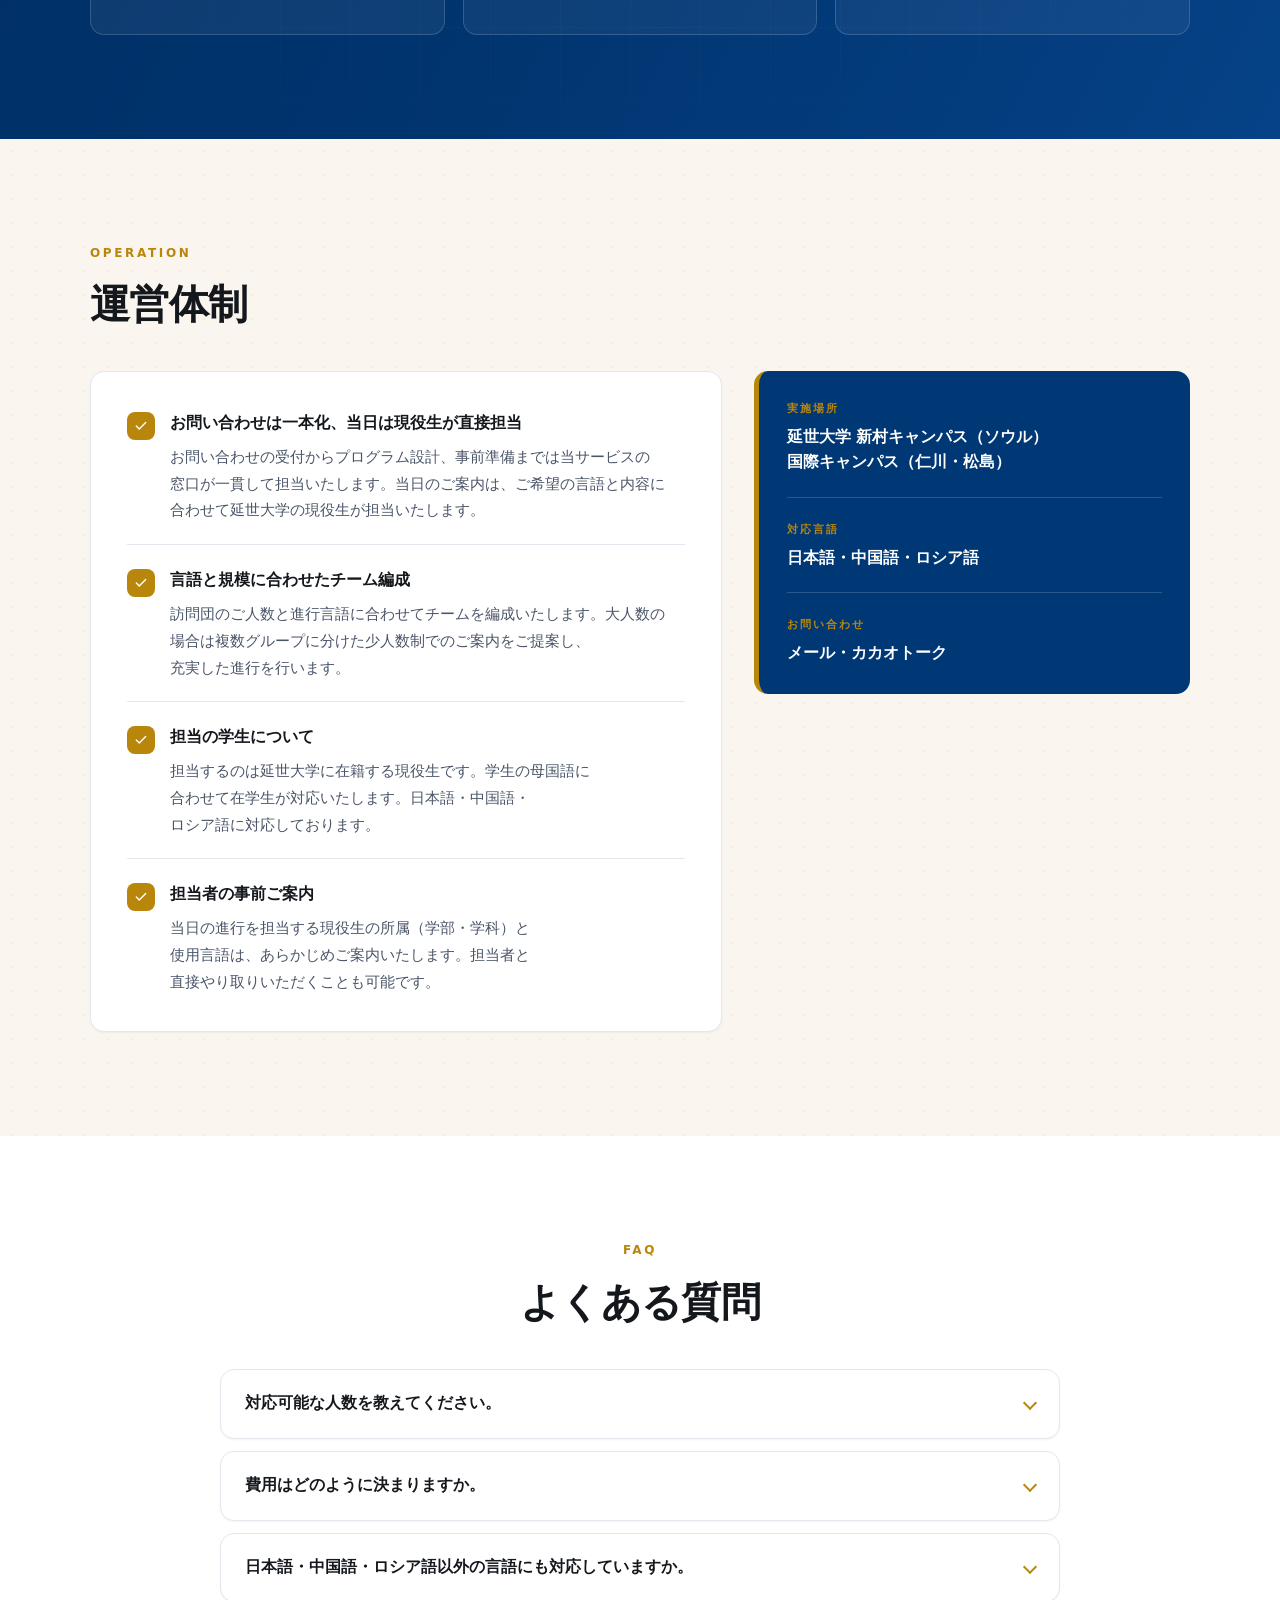
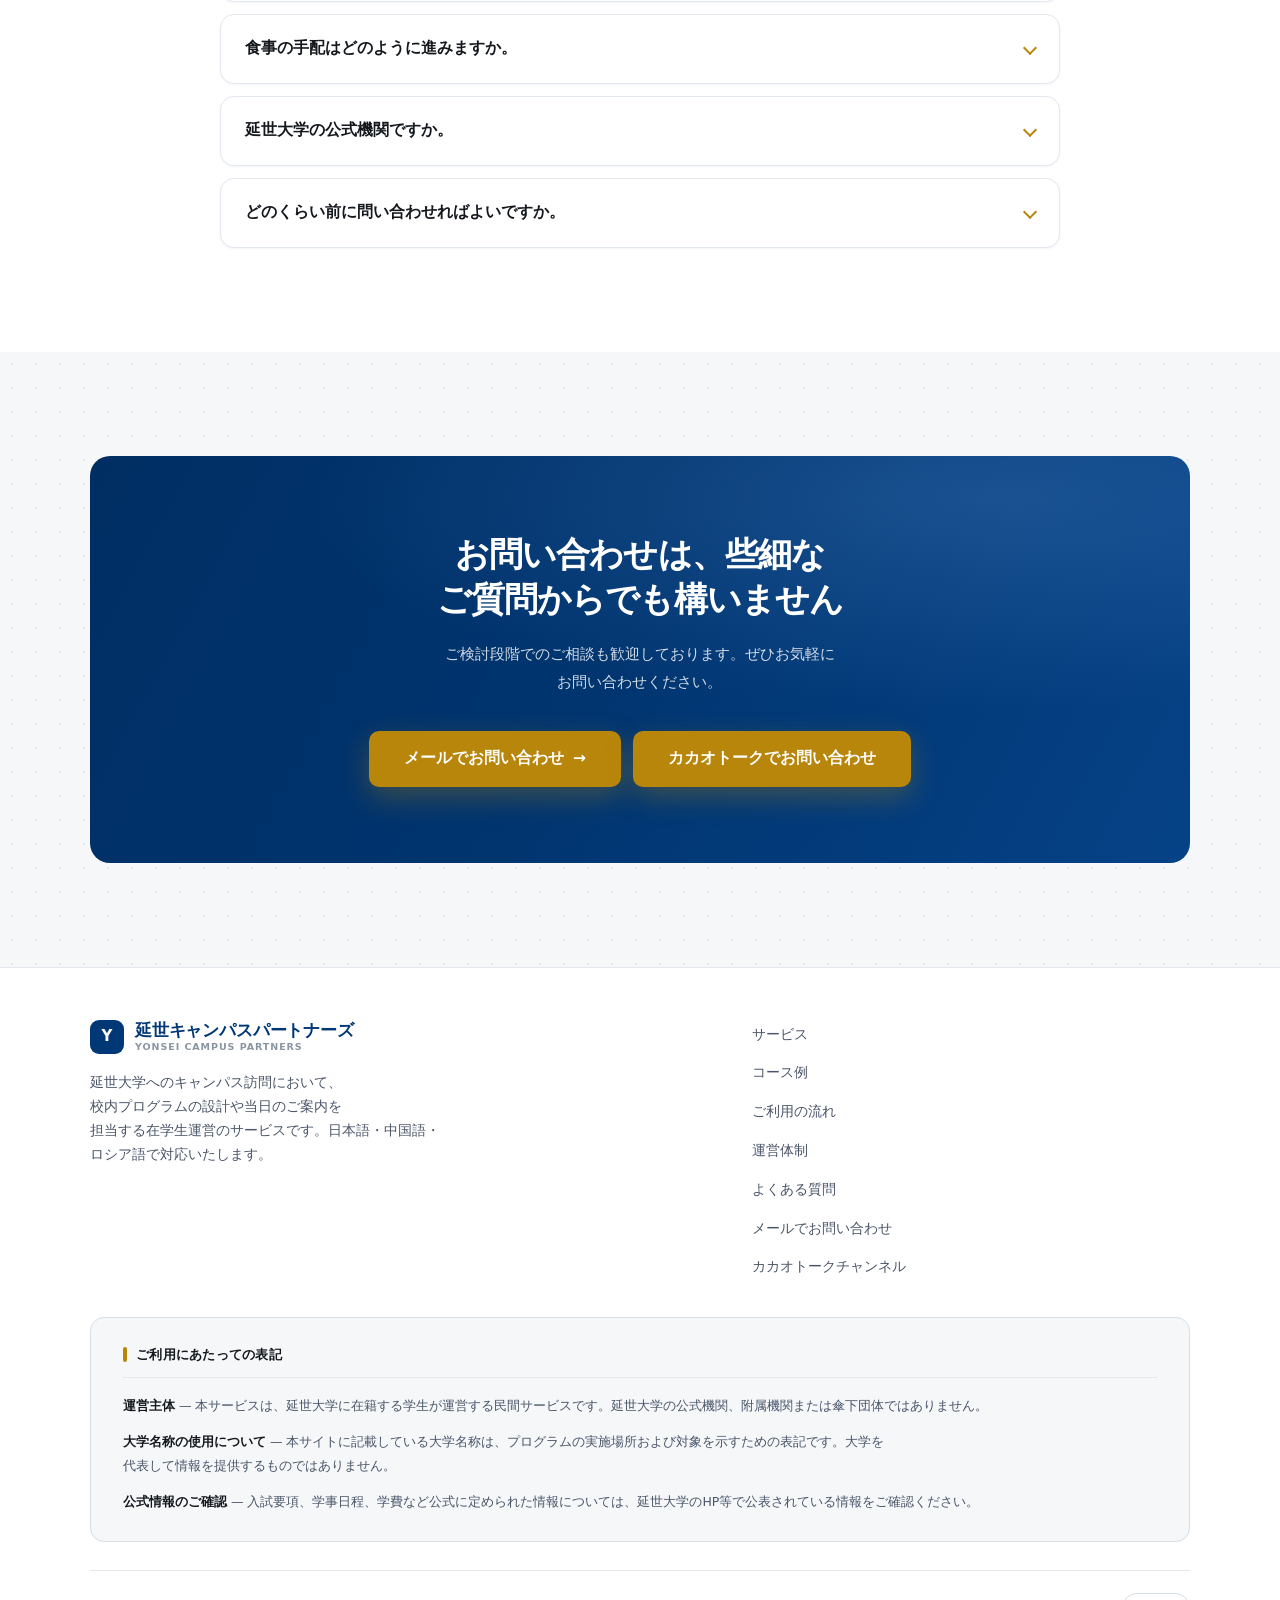
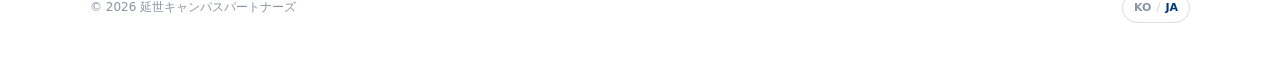
<file: ja.html>
<!doctype html>
<html lang="ja">
<head>
<meta charset="utf-8">
<meta name="viewport" content="width=device-width, initial-scale=1">
<title>延世キャンパスパートナーズ｜延世大学 キャンパス訪問・校内プログラム</title>
<meta name="description" content="延世大学の校内プログラムをワンストップでご提供。学校の紹介・案内からキャンパスツアー、学食、現役生との交流会まで、在籍する現役生が訪問当日を一括して担当いたします。日本語・中国語・ロシア語に対応。">
<meta name="robots" content="index, follow">
<meta property="og:type" content="website">
<meta property="og:locale" content="ja_JP">
<meta property="og:locale:alternate" content="ko_KR">
<meta property="og:site_name" content="延世キャンパスパートナーズ">
<meta property="og:title" content="延世キャンパスパートナーズ｜延世大学 キャンパス訪問・校内プログラム">
<meta property="og:description" content="学校の紹介・案内からキャンパスツアー、学食、現役生との交流会まで。訪問当日の校内プログラムを一括してご提供いたします。">
<link rel="alternate" hreflang="ko" href="index.html">
<link rel="alternate" hreflang="ja" href="ja.html">
<link rel="alternate" hreflang="x-default" href="index.html">
<link rel="icon" href="data:image/svg+xml,<svg xmlns='http://www.w3.org/2000/svg' viewBox='0 0 32 32'><rect width='32' height='32' rx='7' fill='%23003876'/><text x='16' y='23' font-family='Helvetica,Arial,sans-serif' font-size='19' font-weight='700' fill='%23ffffff' text-anchor='middle'>Y</text></svg>">
<link rel="stylesheet" href="assets/style.css?v=202610291200">
</head>
<body>

<!-- ================= HEADER ================= -->
<header class="header">
  <div class="wrap header__inner">
    <a class="logo" href="#top">
      <span class="logo__mark" aria-hidden="true">Y</span>
      <span class="logo__text">
        延世キャンパスパートナーズ
        <small>YONSEI CAMPUS PARTNERS</small>
      </span>
    </a>

    <div class="header__right">
      <nav class="nav" aria-label="主要メニュー">
        <a href="#services">サービス</a>
        <a href="#plans">コース例</a>
        <a href="#process">ご利用の流れ</a>
        <a href="#operation">運営体制</a>
        <a href="#faq">よくある質問</a>
      </nav>

      <span class="langswitch">
        <a href="index.html" lang="ko" hreflang="ko">KO</a>
        <span aria-hidden="true">/</span>
        <a href="ja.html" aria-current="true">JA</a>
      </span>

      <a class="btn btn--gold btn--sm" href="#" data-mailto data-subject="%E5%BB%B6%E4%B8%96%E5%A4%A7%E5%AD%A6%20%E8%A8%AA%E5%95%8F%E3%83%97%E3%83%AD%E3%82%B0%E3%83%A9%E3%83%A0%E3%81%AE%E3%81%8A%E5%95%8F%E3%81%84%E5%90%88%E3%82%8F%E3%81%9B">お問い合わせ</a>

      <button class="burger" type="button" data-burger aria-expanded="false" aria-controls="mobilenav" aria-label="メニューを開く">
        <span></span><span></span><span></span>
      </button>
    </div>
  </div>

  <div class="mobilenav" id="mobilenav" data-mobilenav>
    <div class="wrap">
      <ul>
        <li><a href="#services">サービス</a></li>
        <li><a href="#plans">コース例</a></li>
        <li><a href="#process">ご利用の流れ</a></li>
        <li><a href="#why">現役生が直接ご案内する理由</a></li>
        <li><a href="#operation">運営体制</a></li>
        <li><a href="#faq">よくある質問</a></li>
      </ul>
      <div class="mobilenav__foot">
        <a class="btn btn--gold" href="#" data-mailto data-subject="%E5%BB%B6%E4%B8%96%E5%A4%A7%E5%AD%A6%20%E8%A8%AA%E5%95%8F%E3%83%97%E3%83%AD%E3%82%B0%E3%83%A9%E3%83%A0%E3%81%AE%E3%81%8A%E5%95%8F%E3%81%84%E5%90%88%E3%82%8F%E3%81%9B">メール</a>
        <a class="btn btn--outline" href="https://open.kakao.com/o/s81088Ki" target="_blank" rel="noopener">カカオトーク</a>
      </div>
    </div>
  </div>
</header>

<main id="top">

  <!-- ================= HERO ================= -->
  <section class="hero">
    <div class="hero__grid" aria-hidden="true"></div>
    <div class="wrap hero__inner">
      <div class="hero__col">
        <span class="badge"><span class="badge__dot" aria-hidden="true"></span>現役の延世大生が直接ナビゲート</span>

        <h1>延世大学の校内プログラムを<br><em>まるごと。</em></h1>

        <p class="hero__lead">
          大学の紹介や説明からキャンパスツアー、学食、現役生との交流会等。
          延世大学に在籍する現役生が、訪問当日の校内プログラムをまるごとご提供いたします。
        </p>

        <div class="hero__actions">
          <a class="btn btn--gold btn--lg" href="#" data-mailto data-subject="%E5%BB%B6%E4%B8%96%E5%A4%A7%E5%AD%A6%20%E8%A8%AA%E5%95%8F%E3%83%97%E3%83%AD%E3%82%B0%E3%83%A9%E3%83%A0%E3%81%AE%E3%81%8A%E5%95%8F%E3%81%84%E5%90%88%E3%82%8F%E3%81%9B">お問い合わせ・お見積り <span class="btn__arrow" aria-hidden="true">→</span></a>
          <a class="btn btn--outline-light btn--lg" href="#plans">コース例を見る</a>
        </div>

        <div class="langline">
          <span class="langline__label">対応言語</span>
          <ul class="langchips">
            <li class="langchip">日本語</li>
            <li class="langchip">中国語</li>
            <li class="langchip">ロシア語</li>
          </ul>
        </div>

        <p class="disclaimer-mini">
          ※本サービスは延世大学の在学生が運営する民間サービスです。<a href="#legal">詳細は最下部の記載</a>をご覧ください。
        </p>
      </div>
    </div>
    <div class="scrollcue" aria-hidden="true"><span></span></div>
  </section>

  <!-- ================= PAIN POINTS ================= -->
  <section class="section section--white" aria-labelledby="cases-title">
    <div class="wrap">
      <div class="section__head section__head--center reveal">
        <span class="eyebrow">Use cases</span>
        <h2 class="section__title" id="cases-title">こんなお悩みはありませんか</h2>
        <p class="section__lead">延世大学への訪問プログラムを準備される際に、よくある状況です。</p>
      </div>

      <ul class="cases reveal">
        <li class="case">
          <span class="case__check" aria-hidden="true"><svg viewBox="0 0 24 24" fill="none" stroke="currentColor" stroke-width="3.2" stroke-linecap="round" stroke-linejoin="round"><path d="M20 6 9 17l-5-5"/></svg></span>
          <p>延世大学を訪問ルートに入れたいが、校内案内を一括して任せられる窓口がない</p>
        </li>
        <li class="case">
          <span class="case__check" aria-hidden="true"><svg viewBox="0 0 24 24" fill="none" stroke="currentColor" stroke-width="3.2" stroke-linecap="round" stroke-linejoin="round"><path d="M20 6 9 17l-5-5"/></svg></span>
          <p>パンフレットの情報だけでなく、現役生からリアルな留学生活や体験談を聞ける場を設けたい</p>
        </li>
        <li class="case">
          <span class="case__check" aria-hidden="true"><svg viewBox="0 0 24 24" fill="none" stroke="currentColor" stroke-width="3.2" stroke-linecap="round" stroke-linejoin="round"><path d="M20 6 9 17l-5-5"/></svg></span>
          <p>通訳を介さず、ネイティブにスムーズに進行・案内してほしい</p>
        </li>
        <li class="case">
          <span class="case__check" aria-hidden="true"><svg viewBox="0 0 24 24" fill="none" stroke="currentColor" stroke-width="3.2" stroke-linecap="round" stroke-linejoin="round"><path d="M20 6 9 17l-5-5"/></svg></span>
          <p>キャンパスツアーから学食の手配、現役生との交流まで、複雑な調整などを一本化したい</p>
        </li>
      </ul>
    </div>
  </section>

  <!-- ================= STAT BAND ================= -->
  <section class="statband" aria-label="サービス概要">
    <div class="wrap statband__inner">
      <div class="stat"><b><span>現地での</span><span>案内</span></b><span><span>新村キャンパス及び</span><span>国際キャンパス</span></span></div>
      <div class="stat"><b><span>ネイティブ＋</span><span>韓国語</span></b><span><span>通訳を介さず</span><span>そのまま対話</span></span></div>
      <div class="stat"><b><span>在学生による</span><span>ご案内</span></b><span><span>延世大学に在籍する</span><span>現役生が担当</span></span></div>
      <div class="stat"><b><span>個別</span><span>設計</span></b><span><span>人数と所要時間に</span><span>合わせて対応可能</span></span></div>
    </div>
  </section>

  <!-- ================= SERVICES ================= -->
  <section class="section section--bg" id="services" aria-labelledby="services-title">
    <div class="wrap">
      <div class="section__head section__head--center reveal">
        <span class="eyebrow">Services</span>
        <h2 class="section__title" id="services-title">校内プログラム</h2>
        <p class="section__lead">訪問の目的とご滞在時間に合わせて日程を調整できます。記載されているサービス以外にも、ご希望に合わせて柔軟に対応いたします。</p>
      </div>

      <div class="features">

        <!-- 01 -->
        <article class="feature reveal">
          <div class="feature__text">
            <p class="feature__eyebrow">
              <span class="feature__chip" aria-hidden="true"><svg viewBox="0 0 24 24" fill="none" stroke="currentColor" stroke-width="1.8" stroke-linecap="round" stroke-linejoin="round"><path d="M12 3 2 8l10 5 10-5-10-5Z"/><path d="M6 10.5V16c0 1.7 2.7 3 6 3s6-1.3 6-3v-5.5"/><path d="M22 8v6"/></svg></span>
              Service 01 — 学校紹介
            </p>
            <h3>学校の紹介・案内</h3>
            <p class="feature__desc">
              実際の大学生活はもちろん、入試や寮生活など、リアルな留学生活を現役生が直接ご説明いたします。
              事前にいただく質問やご要望をもとに、ニーズに合わせた内容をご提供いたします。
            </p>
            <ul class="checks">
              <li>現役生による説明と質疑応答</li>
              <li>事前質問に基づく内容の設計</li>
              <li>学年・志望分野に応じた比重の調整</li>
            </ul>
            <p class="feature__note">その他にもご希望の内容がございましたら、それに合わせて内容を調整いたします。</p>
          </div>
          <div class="feature__visual">
            <div class="panel panel--navy">
              <div class="panel__grid">
                <div class="pcard">
                  <svg class="pcard__icon" viewBox="0 0 24 24" fill="none" stroke="currentColor" stroke-width="1.8" stroke-linecap="round" stroke-linejoin="round"><path d="M12 3 2 8l10 5 10-5-10-5Z"/><path d="M6 10.5V16c0 1.7 2.7 3 6 3s6-1.3 6-3v-5.5"/></svg>
                  <b>選考や学部の情報</b>
                </div>
                <div class="pcard">
                  <svg class="pcard__icon" viewBox="0 0 24 24" fill="none" stroke="currentColor" stroke-width="1.8" stroke-linecap="round" stroke-linejoin="round"><path d="M3 10 12 3l9 7"/><path d="M5 10v10h14V10"/><path d="M10 20v-6h4v6"/></svg>
                  <b>キャンパスライフ・寮生活</b>
                </div>
                <div class="pcard">
                  <svg class="pcard__icon" viewBox="0 0 24 24" fill="none" stroke="currentColor" stroke-width="1.8" stroke-linecap="round" stroke-linejoin="round"><path d="M4 5h16v13H4z"/><path d="M8 9h8M8 13h5"/></svg>
                  <b>講義や大学に関して</b>
                </div>
                <div class="pcard">
                  <svg class="pcard__icon" viewBox="0 0 24 24" fill="none" stroke="currentColor" stroke-width="1.8" stroke-linecap="round" stroke-linejoin="round"><path d="M21 15a2 2 0 0 1-2 2H7l-4 4V5a2 2 0 0 1 2-2h14a2 2 0 0 1 2 2Z"/></svg>
                  <b>質疑応答</b>
                </div>
              </div>
            </div>
          </div>
        </article>

        <!-- 02 -->
        <article class="feature feature--flip reveal">
          <div class="feature__text">
            <p class="feature__eyebrow">
              <span class="feature__chip" aria-hidden="true"><svg viewBox="0 0 24 24" fill="none" stroke="currentColor" stroke-width="1.8" stroke-linecap="round" stroke-linejoin="round"><path d="M20 10c0 6-8 12-8 12S4 16 4 10a8 8 0 0 1 16 0Z"/><circle cx="12" cy="10" r="3"/></svg></span>
              Service 02 — キャンパスツアー
            </p>
            <h3>キャンパスツアー</h3>
            <p class="feature__desc">
              中央図書館や学生会館、学科ごとの建物など、大学内の各施設を巡ります。
              ご都合に合わせたルートと時間配分でご案内可能です。
            </p>
            <ul class="checks">
              <li>大学内の施設案内</li>
              <li>ご滞在時間に応じたルート調整</li>
              <li>大学グッズ販売店など学内店舗のご案内</li>
            </ul>
            <p class="feature__note">移動時間が限られる日程でも、ルートを短縮したコースでご案内できます。</p>
          </div>
          <div class="feature__visual">
            <div class="panel panel--light">
              <div class="panel__grid">
                <div class="pcard">
                  <svg class="pcard__icon" viewBox="0 0 24 24" fill="none" stroke="currentColor" stroke-width="1.8" stroke-linecap="round" stroke-linejoin="round"><path d="M4 5.5A2.5 2.5 0 0 1 6.5 3H20v16H6.5A2.5 2.5 0 0 0 4 21.5Z"/><path d="M8 7h8"/></svg>
                  <b>学内主要施設</b>
                </div>
                <div class="pcard">
                  <svg class="pcard__icon" viewBox="0 0 24 24" fill="none" stroke="currentColor" stroke-width="1.8" stroke-linecap="round" stroke-linejoin="round"><path d="M4 21V9l8-6 8 6v12"/><path d="M4 21h16"/><path d="M10 21v-6h4v6"/></svg>
                  <b>学内記念館</b>
                </div>
                <div class="pcard">
                  <svg class="pcard__icon" viewBox="0 0 24 24" fill="none" stroke="currentColor" stroke-width="1.8" stroke-linecap="round" stroke-linejoin="round"><path d="M16 21v-2a4 4 0 0 0-4-4H6a4 4 0 0 0-4 4v2"/><circle cx="9" cy="7" r="4"/><path d="M22 21v-2a4 4 0 0 0-3-3.87"/></svg>
                  <b>大学のグッズショップ</b>
                </div>
                <div class="pcard">
                  <svg class="pcard__icon" viewBox="0 0 24 24" fill="none" stroke="currentColor" stroke-width="1.8" stroke-linecap="round" stroke-linejoin="round"><rect x="3" y="4" width="18" height="16" rx="2"/><path d="M3 10h18M9 4v16"/></svg>
                  <b>その他大学関連施設</b>
                </div>
              </div>
            </div>
          </div>
        </article>

        <!-- 03 -->
        <article class="feature reveal">
          <div class="feature__text">
            <p class="feature__eyebrow">
              <span class="feature__chip" aria-hidden="true"><svg viewBox="0 0 24 24" fill="none" stroke="currentColor" stroke-width="1.8" stroke-linecap="round" stroke-linejoin="round"><path d="M4 3v8a3 3 0 0 0 6 0V3"/><path d="M7 3v18"/><path d="M18 3c-1.7 1.5-2.5 3.6-2.5 6s.8 3.5 2.5 3.5V21"/></svg></span>
              Service 03 — 食事
            </p>
            <h3>食事の手配</h3>
            <p class="feature__desc">
              人数や時間帯に合わせて、学生食堂や弁当等を中心に食事を手配いたします。
              当日も現場に同行し、スムーズにお食事いただけるようご案内いたします。
            </p>
            <ul class="checks">
              <li>団体規模に応じた食堂と時間帯の事前確認</li>
              <li>食券購入や注文サポート</li>
              <li>食事への同行・ご案内</li>
            </ul>
            <p class="feature__note">事前のご予約が必要です。</p>
          </div>
          <div class="feature__visual">
            <div class="panel panel--navy">
              <div class="panel__grid">
                <div class="pcard">
                  <svg class="pcard__icon" viewBox="0 0 24 24" fill="none" stroke="currentColor" stroke-width="1.8" stroke-linecap="round" stroke-linejoin="round"><path d="M16 21v-2a4 4 0 0 0-4-4H6a4 4 0 0 0-4 4v2"/><circle cx="9" cy="7" r="4"/><path d="M22 21v-2a4 4 0 0 0-3-3.87"/></svg>
                  <b>人数に応じた事前準備</b>
                </div>
                <div class="pcard">
                  <svg class="pcard__icon" viewBox="0 0 24 24" fill="none" stroke="currentColor" stroke-width="1.8" stroke-linecap="round" stroke-linejoin="round"><circle cx="12" cy="12" r="9"/><path d="M12 7v5l3 2"/></svg>
                  <b>時間帯の調節</b>
                </div>
                <div class="pcard">
                  <svg class="pcard__icon" viewBox="0 0 24 24" fill="none" stroke="currentColor" stroke-width="1.8" stroke-linecap="round" stroke-linejoin="round"><path d="M5 5h14l-1.2 13.2a2 2 0 0 1-2 1.8H8.2a2 2 0 0 1-2-1.8Z"/><path d="M9 5V3h6v2"/></svg>
                  <b>食券の事前購入</b>
                </div>
                <div class="pcard">
                  <svg class="pcard__icon" viewBox="0 0 24 24" fill="none" stroke="currentColor" stroke-width="1.8" stroke-linecap="round" stroke-linejoin="round"><path d="M4 18v-6a2 2 0 0 1 2-2h12a2 2 0 0 1 2 2v6"/><path d="M4 18h16M7 10V7h10v3"/></svg>
                  <b>食事の際の同行</b>
                </div>
              </div>
            </div>
          </div>
        </article>

        <!-- 04 -->
        <article class="feature feature--flip reveal">
          <div class="feature__text">
            <p class="feature__eyebrow">
              <span class="feature__chip" aria-hidden="true"><svg viewBox="0 0 24 24" fill="none" stroke="currentColor" stroke-width="1.8" stroke-linecap="round" stroke-linejoin="round"><path d="M16 21v-2a4 4 0 0 0-4-4H6a4 4 0 0 0-4 4v2"/><circle cx="9" cy="7" r="4"/><path d="M22 21v-2a4 4 0 0 0-3-3.87"/><path d="M16 3.13a4 4 0 0 1 0 7.75"/></svg></span>
              Service 04 — 交流
            </p>
            <h3>現役延世大生との交流</h3>
            <p class="feature__desc">
              訪問予定の生徒さまと現役延世大生が直接対話できる場を設けます。
              疑問をその場で質問でき、パンフレットには載っていない話を聞くことができます。
            </p>
            <ul class="checks">
              <li>現役延世大生の手配</li>
              <li>疑問を直接聞ける</li>
              <li>学校生活のリアルな声が聞ける</li>
            </ul>
            <p class="feature__note">学年や志望分野に合わせて、話しやすい人数で場をご用意いたします。</p>
          </div>
          <div class="feature__visual">
            <div class="panel panel--light">
              <div class="panel__grid">
                <div class="pcard">
                  <svg class="pcard__icon" viewBox="0 0 24 24" fill="none" stroke="currentColor" stroke-width="1.8" stroke-linecap="round" stroke-linejoin="round"><path d="M12 3 2 8l10 5 10-5-10-5Z"/><path d="M6 10.5V16c0 1.7 2.7 3 6 3s6-1.3 6-3v-5.5"/></svg>
                  <b>在学生との交流</b>
                </div>
                <div class="pcard">
                  <svg class="pcard__icon" viewBox="0 0 24 24" fill="none" stroke="currentColor" stroke-width="1.8" stroke-linecap="round" stroke-linejoin="round"><circle cx="8" cy="9" r="3"/><circle cx="16" cy="9" r="3"/><path d="M3 20a5 5 0 0 1 10 0M13 20a5 5 0 0 1 8-4"/></svg>
                  <b>直接話してお悩みを解決</b>
                </div>
                <div class="pcard">
                  <svg class="pcard__icon" viewBox="0 0 24 24" fill="none" stroke="currentColor" stroke-width="1.8" stroke-linecap="round" stroke-linejoin="round"><path d="M21 15a2 2 0 0 1-2 2H7l-4 4V5a2 2 0 0 1 2-2h14a2 2 0 0 1 2 2Z"/></svg>
                  <b>リアルな声</b>
                </div>
                <div class="pcard">
                  <svg class="pcard__icon" viewBox="0 0 24 24" fill="none" stroke="currentColor" stroke-width="1.8" stroke-linecap="round" stroke-linejoin="round"><circle cx="12" cy="12" r="9"/><path d="M3.6 9h16.8M3.6 15h16.8"/><path d="M12 3a15 15 0 0 1 0 18a15 15 0 0 1 0-18Z"/></svg>
                  <b>母国語で会話可能</b>
                </div>
              </div>
            </div>
          </div>
        </article>

      </div>

      <div class="taglist reveal">
        <h3>掲載していない内容もご相談ください</h3>
        <p class="taglist__foot">できる限り対応させていただきますので、お気軽にお問い合わせください。</p>
      </div>
    </div>
  </section>

  <!-- ================= MODEL PLANS ================= -->
  <section class="section section--white" id="plans" aria-labelledby="plans-title">
    <div class="wrap">
      <div class="section__head section__head--center reveal">
        <span class="eyebrow">Course examples</span>
        <h2 class="section__title" id="plans-title">コース例</h2>
        <p class="section__lead">組み合わせの一例です。ご希望に応じて内容を調整いたします。</p>
      </div>

      <div class="plans reveal">

        <article class="plan">
          <span class="plan__no">PLAN 01</span>
          <h3 class="plan__name">ショートコース</h3>
          <span class="plan__time">
            <svg viewBox="0 0 24 24" fill="none" stroke="currentColor" stroke-width="2" stroke-linecap="round" stroke-linejoin="round" aria-hidden="true"><circle cx="12" cy="12" r="9"/><path d="M12 7v5l3 2"/></svg>
            所要 約2時間
          </span>
          <ul class="plan__items">
            <li>キャンパスツアー</li>
            <li>大学グッズ販売店のご案内</li>
          </ul>
          <p class="plan__desc">滞在時間が限られる観光・修学旅行の団体さまに適した構成です。</p>
        </article>

        <article class="plan plan--standard">
          <span class="plan__flag">標準構成</span>
          <span class="plan__no">PLAN 02</span>
          <h3 class="plan__name">スタンダードコース</h3>
          <span class="plan__time">
            <svg viewBox="0 0 24 24" fill="none" stroke="currentColor" stroke-width="2" stroke-linecap="round" stroke-linejoin="round" aria-hidden="true"><circle cx="12" cy="12" r="9"/><path d="M12 7v5l3 2"/></svg>
            所要 約3時間30分
          </span>
          <ul class="plan__items">
            <li>学校紹介・案内</li>
            <li>キャンパスツアー</li>
          </ul>
          <p class="plan__desc">延世大学への進学・留学を本格的にご検討の団体さま向けの標準構成です。</p>
        </article>

        <article class="plan">
          <span class="plan__no">PLAN 03</span>
          <h3 class="plan__name">プレミアム交流コース</h3>
          <span class="plan__time">
            <svg viewBox="0 0 24 24" fill="none" stroke="currentColor" stroke-width="2" stroke-linecap="round" stroke-linejoin="round" aria-hidden="true"><circle cx="12" cy="12" r="9"/><path d="M12 7v5l3 2"/></svg>
            所要 約4時間30分
          </span>
          <ul class="plan__items">
            <li>キャンパスツアー</li>
            <li>学校紹介・案内</li>
            <li>現役延世大生との交流</li>
          </ul>
          <p class="plan__desc">学校紹介からツアー、現役生との交流までを組み合わせた、内容の充実したコースです。</p>
        </article>

      </div>

      <p class="plans__foot reveal">
        上記はあくまで活用例です。実際の内容やご参加人数によって料金は変わりますので、個別にお見積りいたします。
      </p>
    </div>
  </section>

  <!-- ================= PROCESS ================= -->
  <section class="section section--bg" id="process" aria-labelledby="process-title">
    <div class="wrap">
      <div class="section__head section__head--center reveal">
        <span class="eyebrow">Process</span>
        <h2 class="section__title" id="process-title">ご利用の流れ</h2>
      </div>

      <ol class="steps reveal">
        <li class="step">
          <span class="step__num">STEP 01</span>
          <h3>お問い合わせ</h3>
          <p>メールまたはカカオトークで訪問の概要をお知らせください。未確定の項目があっても差し支えありません。</p>
        </li>
        <li class="step">
          <span class="step__num">STEP 02</span>
          <h3>ご提案・お見積り</h3>
          <p>人数や日程に合わせたプログラム構成案を、お見積りとあわせてご提出いたします。</p>
        </li>
        <li class="step">
          <span class="step__num">STEP 03</span>
          <h3>ご確定・事前準備</h3>
          <p>確定後、担当する現役生の選定など各種手配と、当日の動線確認を進めます。担当者の所属と使用言語も事前にご案内します。</p>
        </li>
        <li class="step">
          <span class="step__num">STEP 04</span>
          <h3>当日のご案内</h3>
          <p>集合地点から解散まで、現場に同行してプログラムを進行いたします。</p>
        </li>
      </ol>

      <div class="checkbox-panel reveal">
        <h3>お問い合わせ時にお知らせいただきたい項目</h3>
        <p>すべてお揃いでなくても構いません。分かる範囲でお知らせいただければ構成案をご提案いたします。</p>
        <ul class="checkitems">
          <li>訪問予定日</li>
          <li>滞在可能時間</li>
          <li>訪問人数</li>
          <li>対象の学生情報（高校3年生 等）</li>
          <li>ご希望の進行言語</li>
          <li>ご希望の内容（説明会／ツアー／学食／交流会）</li>
          <li>訪問の目的・プログラムの趣旨</li>
          <li>ご担当者名・ご返信先</li>
        </ul>
      </div>
    </div>
  </section>

  <!-- ================= WHY ================= -->
  <section class="section section--navy" id="why" aria-labelledby="why-title">
    <div class="wrap">
      <div class="section__head section__head--center reveal">
        <span class="eyebrow">Why</span>
        <h2 class="section__title" id="why-title">現役生が直接ご案内する理由</h2>
        <p class="section__lead">現役生だからこそできるご案内があります。</p>
      </div>

      <div class="reasons reveal">
        <article class="reason">
          <span class="reason__icon" aria-hidden="true"><svg viewBox="0 0 24 24" fill="none" stroke="currentColor" stroke-width="2" stroke-linecap="round" stroke-linejoin="round"><path d="M12 3 2 8l10 5 10-5-10-5Z"/><path d="M6 10.5V16c0 1.7 2.7 3 6 3s6-1.3 6-3v-5.5"/></svg></span>
          <h3>同じ道を歩んでいる先輩</h3>
          <p>ご案内を務める学生自身も、海外から韓国の大学へ進む過程を経て延世大学に在籍しています。訪問される方が本当に知りたい疑問や不安を理解しているため、一歩踏み込んだご案内が可能です。</p>
        </article>

        <article class="reason">
          <span class="reason__icon" aria-hidden="true"><svg viewBox="0 0 24 24" fill="none" stroke="currentColor" stroke-width="2" stroke-linecap="round" stroke-linejoin="round"><rect x="3" y="3" width="18" height="18" rx="3"/><path d="M8 3v18"/><path d="M8 12h13"/></svg></span>
          <h3>信頼のできる人選</h3>
          <p>事前にしっかりと確認を行い、安心して任せられる責任感のある人のみに業務を依頼しています。</p>
        </article>

        <article class="reason">
          <span class="reason__icon" aria-hidden="true"><svg viewBox="0 0 24 24" fill="none" stroke="currentColor" stroke-width="2" stroke-linecap="round" stroke-linejoin="round"><circle cx="12" cy="12" r="9"/><path d="M3.6 9h16.8M3.6 15h16.8"/><path d="M12 3a15 15 0 0 1 0 18a15 15 0 0 1 0-18Z"/></svg></span>
          <h3>通訳を介さない直接の対話</h3>
          <p>韓国語での意思疎通はもちろん、学生の母国語に合わせた会話が可能ですので、生徒さまとの直接的で活発なコミュニケーションが生まれます。</p>
        </article>
      </div>
    </div>
  </section>

  <!-- ================= OPERATION ================= -->
  <section class="section section--cream" id="operation" aria-labelledby="operation-title">
    <div class="wrap">
      <div class="section__head reveal">
        <span class="eyebrow">Operation</span>
        <h2 class="section__title" id="operation-title">運営体制</h2>
      </div>

      <div class="oper reveal">
        <div class="oper__body">
          <ul>
            <li>
              <span class="oper__bullet" aria-hidden="true"><svg viewBox="0 0 24 24" fill="none" stroke="currentColor" stroke-width="2.4" stroke-linecap="round" stroke-linejoin="round"><path d="M20 6 9 17l-5-5"/></svg></span>
              <span>
                <strong>お問い合わせは一本化、当日は現役生が直接担当</strong>
                お問い合わせの受付からプログラム設計、事前準備までは当サービスの窓口が一貫して担当いたします。当日のご案内は、ご希望の言語と内容に合わせて延世大学の現役生が担当いたします。
              </span>
            </li>
            <li>
              <span class="oper__bullet" aria-hidden="true"><svg viewBox="0 0 24 24" fill="none" stroke="currentColor" stroke-width="2.4" stroke-linecap="round" stroke-linejoin="round"><path d="M20 6 9 17l-5-5"/></svg></span>
              <span>
                <strong>言語と規模に合わせたチーム編成</strong>
                訪問団のご人数と進行言語に合わせてチームを編成いたします。大人数の場合は複数グループに分けた少人数制でのご案内をご提案し、充実した進行を行います。
              </span>
            </li>
            <li>
              <span class="oper__bullet" aria-hidden="true"><svg viewBox="0 0 24 24" fill="none" stroke="currentColor" stroke-width="2.4" stroke-linecap="round" stroke-linejoin="round"><path d="M20 6 9 17l-5-5"/></svg></span>
              <span>
                <strong>担当の学生について</strong>
                担当するのは延世大学に在籍する現役生です。学生の母国語に合わせて在学生が対応いたします。日本語・中国語・ロシア語に対応しております。
              </span>
            </li>
            <li>
              <span class="oper__bullet" aria-hidden="true"><svg viewBox="0 0 24 24" fill="none" stroke="currentColor" stroke-width="2.4" stroke-linecap="round" stroke-linejoin="round"><path d="M20 6 9 17l-5-5"/></svg></span>
              <span>
                <strong>担当者の事前ご案内</strong>
                当日の進行を担当する現役生の所属（学部・学科）と使用言語は、あらかじめご案内いたします。担当者と直接やり取りいただくことも可能です。
              </span>
            </li>
          </ul>
        </div>

        <dl class="facts">
          <div>
            <dt>実施場所</dt>
            <dd>延世大学 新村キャンパス（ソウル）<br>国際キャンパス（仁川・松島）</dd>
          </div>
          <div>
            <dt>対応言語</dt>
            <dd>日本語・中国語・ロシア語</dd>
          </div>
          <div>
            <dt>お問い合わせ</dt>
            <dd>メール・カカオトーク</dd>
          </div>
        </dl>
      </div>
    </div>
  </section>

  <!-- ================= FAQ ================= -->
  <section class="section section--white" id="faq" aria-labelledby="faq-title">
    <div class="wrap">
      <div class="section__head section__head--center reveal">
        <span class="eyebrow">FAQ</span>
        <h2 class="section__title" id="faq-title">よくある質問</h2>
      </div>

      <div class="faq reveal">
        <details>
          <summary>対応可能な人数を教えてください。</summary>
          <div class="faq__a">訪問の目的とプログラム内容によって異なります。少人数のグループからクラス単位まで承っており、人数が多い場合はグループを分けて順に進行する形をご提案いたします。ご予定の人数をお知らせいただければ、検討のうえご返信いたします。</div>
        </details>

        <details>
          <summary>費用はどのように決まりますか。</summary>
          <div class="faq__a">ご人数、ご滞在時間、進行言語、含まれる内容によって構成が変わるため、一律の料金表は設けておりません。訪問の概要をお送りいただければ、プログラム構成案とあわせてお見積りをご提出いたします。</div>
        </details>

        <details>
          <summary>日本語・中国語・ロシア語以外の言語にも対応していますか。</summary>
          <div class="faq__a">現在ご案内しているのはこの3言語です。その他の言語については学内で対応可能な在学生の確認が必要となりますので、お問い合わせの際にご希望の言語をお知らせいただければ、可否を確認のうえご返信いたします。</div>
        </details>

        <details>
          <summary>食事の手配はどのように進みますか。</summary>
          <div class="faq__a">訪問人数とご希望の時間帯等を事前にご共有いただければ、利用可能な食堂と時間帯を確認のうえご案内いたします。当日は食券の事前購入などの対応もいたします。なお食堂の運営は学事日程および長期休暇の影響を受けるため、日程確定の時点で改めて確認いたします。<br>※事前予約が必要ですので、遅くともご訪問の10日前までにお知らせいただけますと幸いです。</div>
        </details>

        <details>
          <summary>延世大学の公式機関ですか。</summary>
          <div class="faq__a">延世キャンパスパートナーズは、あくまでも延世大学に在籍する学生が運営する民間サービスです。延世大学の公式機関および傘下団体ではなく、大学を代表して情報を提供する立場にはありません。入試要項など公式情報については、延世大学が公表している資料もあわせてご確認ください。</div>
        </details>

        <details>
          <summary>どのくらい前に問い合わせればよいですか。</summary>
          <div class="faq__a">食堂の手配や担当する現役生の選定、資料の準備に準備期間を要しますので、日程が固まり次第ご相談いただけますと調整がしやすくなります。日程が迫っている場合も、対応可否を確認のうえご返信いたしますので、まずはお問い合わせいただけますと幸いです。</div>
        </details>
      </div>
    </div>
  </section>

  <!-- ================= CTA ================= -->
  <section class="section section--bg" aria-labelledby="cta-title">
    <div class="wrap">
      <div class="cta reveal">
        <div class="cta__grid" aria-hidden="true"></div>
        <h2 id="cta-title">お問い合わせは、些細なご質問からでも構いません</h2>
        <p>ご検討段階でのご相談も歓迎しております。ぜひお気軽にお問い合わせください。</p>

        <div class="cta__actions">
          <a class="btn btn--gold btn--lg" href="#" data-mailto data-subject="%E5%BB%B6%E4%B8%96%E5%A4%A7%E5%AD%A6%20%E8%A8%AA%E5%95%8F%E3%83%97%E3%83%AD%E3%82%B0%E3%83%A9%E3%83%A0%E3%81%AE%E3%81%8A%E5%95%8F%E3%81%84%E5%90%88%E3%82%8F%E3%81%9B">メールでお問い合わせ <span class="btn__arrow" aria-hidden="true">→</span></a>
          <a class="btn btn--gold btn--lg" href="https://open.kakao.com/o/s81088Ki" target="_blank" rel="noopener">カカオトークでお問い合わせ</a>
        </div>


      </div>
    </div>
  </section>

</main>

<!-- ================= FOOTER ================= -->
<footer class="footer">
  <div class="wrap">
    <div class="footer__top">
      <div>
        <a class="logo" href="#top">
          <span class="logo__mark" aria-hidden="true">Y</span>
          <span class="logo__text">
            延世キャンパスパートナーズ
            <small>YONSEI CAMPUS PARTNERS</small>
          </span>
        </a>
        <p class="footer__desc">
          延世大学へのキャンパス訪問において、校内プログラムの設計や当日のご案内を担当する在学生運営のサービスです。
          日本語・中国語・ロシア語で対応いたします。
        </p>
      </div>

      <nav aria-label="フッターメニュー">
        <ul class="footer__links">
          <li><a href="#services">サービス</a></li>
          <li><a href="#plans">コース例</a></li>
          <li><a href="#process">ご利用の流れ</a></li>
          <li><a href="#operation">運営体制</a></li>
          <li><a href="#faq">よくある質問</a></li>
          <li><a href="#" data-mailto data-subject="%E5%BB%B6%E4%B8%96%E5%A4%A7%E5%AD%A6%20%E8%A8%AA%E5%95%8F%E3%83%97%E3%83%AD%E3%82%B0%E3%83%A9%E3%83%A0%E3%81%AE%E3%81%8A%E5%95%8F%E3%81%84%E5%90%88%E3%82%8F%E3%81%9B">メールでお問い合わせ</a></li>
          <li><a href="https://open.kakao.com/o/s81088Ki" target="_blank" rel="noopener">カカオトークチャンネル</a></li>
        </ul>
      </nav>
    </div>

    <section class="legal" id="legal" aria-labelledby="legal-title">
      <h2 class="legal__title" id="legal-title">ご利用にあたっての表記</h2>
      <div class="legal__body">
        <p>
          <strong>運営主体</strong> — 本サービスは、延世大学に在籍する学生が運営する民間サービスです。
          延世大学の公式機関、附属機関または傘下団体ではありません。
        </p>
        <p>
          <strong>大学名称の使用について</strong> — 本サイトに記載している大学名称は、プログラムの実施場所および対象を示すための表記です。
          大学を代表して情報を提供するものではありません。
        </p>
        <p>
          <strong>公式情報のご確認</strong> — 入試要項、学事日程、学費など公式に定められた情報については、
          延世大学のHP等で公表されている情報をご確認ください。
        </p>
      </div>
    </section>

    <div class="footer__bottom">
      <span>&copy; 2026 延世キャンパスパートナーズ</span>
      <span class="langswitch">
        <a href="index.html" lang="ko" hreflang="ko">KO</a>
        <span aria-hidden="true">/</span>
        <a href="ja.html" aria-current="true">JA</a>
      </span>
    </div>
  </div>
</footer>

<script src="assets/script.js?v=202610291200"></script>
</body>
</html>
</file>
<file: assets/style.css>
/* =========================================================
   Yonsei Campus Partners — shared stylesheet (ko / ja)
   ========================================================= */

:root {
  /* navy family */
  --navy-900:   #002e63;
  --navy-800:   #003876;
  --navy-700:   #064287;
  --navy-600:   #1a4679;
  --navy-500:   #1a497d;
  --navy:       #003876;
  --navy-dark:  #002851;

  /* gold accent */
  --gold:       #b8860b;
  --gold-dark:  #976f0b;
  --gold-soft:  #f4ead1;

  /* warm third tone */
  --cream:      #faf6ef;
  --cream-line: #ece0c9;

  /* neutrals */
  --bg:         #f5f7f9;
  --surface:    #ffffff;
  --border:     #e3e8ee;
  --border-2:   #d6dee7;
  --text:       #14181d;
  --text-muted: #4a5568;
  --text-faint: #8a95a3;

  /* on-dark */
  --on-navy:      rgba(255, 255, 255, .82);
  --on-navy-dim:  rgba(255, 255, 255, .58);
  --on-navy-line: rgba(255, 255, 255, .16);

  --wrap:        1180px;
  --pad:         24px;
  --radius:      14px;
  --radius-lg:   20px;
  --radius-btn:  10px;
  --header-h:    68px;

  --shadow-sm:  0 1px 2px rgba(16, 30, 54, .05);
  --shadow-md:  0 10px 30px rgba(0, 46, 99, .09);
  --shadow-gold: 0 10px 28px rgba(184, 134, 11, .32);

  color-scheme: light;
}

@media (min-width: 640px) { :root { --pad: 40px; } }

*, *::before, *::after { box-sizing: border-box; }

html {
  scroll-behavior: smooth;
  scroll-padding-top: calc(var(--header-h) + 16px);
  -webkit-text-size-adjust: 100%;
}

body {
  margin: 0;
  background: var(--bg);
  color: var(--text);
  font-family: "Pretendard", "Apple SD Gothic Neo", "Malgun Gothic",
               "Noto Sans KR", system-ui, -apple-system, sans-serif;
  font-size: 16px;
  line-height: 1.8;
  -webkit-font-smoothing: antialiased;
  overflow-x: hidden;
}

html[lang="ja"] body {
  font-family: "Hiragino Kaku Gothic ProN", "Hiragino Sans", "Noto Sans JP",
               "Yu Gothic", "Meiryo", system-ui, -apple-system, sans-serif;
}

h1, h2, h3, h4 {
  margin: 0;
  line-height: 1.32;
  font-weight: 800;
  color: var(--text);
  letter-spacing: -.015em;
  word-break: keep-all;
}

p { margin: 0; }
ul, ol, dl { margin: 0; padding: 0; list-style: none; }
dd { margin: 0; }

a { color: inherit; text-decoration: none; transition: color .2s ease; }

:focus-visible {
  outline: 3px solid var(--gold);
  outline-offset: 3px;
  border-radius: 4px;
}

/* ============ layout ============ */

.wrap {
  width: 100%;
  max-width: var(--wrap);
  margin-inline: auto;
  padding-inline: var(--pad);
}

.section { padding-block: 64px; }
@media (min-width: 640px)  { .section { padding-block: 88px; } }
@media (min-width: 1024px) { .section { padding-block: 104px; } }

.section--white { background: var(--surface); }

.section--bg {
  background-color: var(--bg);
  background-image: radial-gradient(rgba(0, 56, 118, .07) 1px, transparent 1px);
  background-size: 24px 24px;
}

.section--cream {
  background-color: var(--cream);
  background-image: radial-gradient(rgba(184, 134, 11, .09) 1px, transparent 1px);
  background-size: 24px 24px;
}

.section--navy {
  position: relative;
  overflow: hidden;
  color: #fff;
  background:
    radial-gradient(100% 80% at 86% 2%, rgba(120, 175, 240, .18) 0%, transparent 60%),
    linear-gradient(118deg, var(--navy-900) 0%, #003570 50%, var(--navy-700) 100%);
}
.section--navy::before {
  content: "";
  position: absolute;
  inset: 0;
  pointer-events: none;
  background-image:
    linear-gradient(to right,  rgba(255, 255, 255, .055) 1px, transparent 1px),
    linear-gradient(to bottom, rgba(255, 255, 255, .055) 1px, transparent 1px);
  background-size: 70px 70px;
  -webkit-mask-image: radial-gradient(ellipse 85% 92% at 50% 40%, #000 8%, transparent 74%);
          mask-image: radial-gradient(ellipse 85% 92% at 50% 40%, #000 8%, transparent 74%);
}
.section--navy > .wrap { position: relative; }
.section--navy .section__title { color: #fff; }
.section--navy .section__lead  { color: var(--on-navy); }

.section__head { margin-bottom: 40px; }
.section__head--center { text-align: center; }

.eyebrow {
  display: block;
  font-size: 12px;
  font-weight: 800;
  letter-spacing: .22em;
  text-transform: uppercase;
  color: var(--gold);
  margin-bottom: 14px;
}

.section__title {
  font-size: 26px;
}
@media (min-width: 640px)  { .section__title { font-size: 34px; } }
@media (min-width: 1024px) { .section__title { font-size: 40px; } }

.section__lead {
  margin-top: 16px;
  font-size: 15.5px;
  color: var(--text-muted);
  max-width: 60ch;
}
.section__head--center .section__lead { margin-inline: auto; }

/* ============ header ============ */

.header {
  position: sticky;
  top: 0;
  z-index: 60;
  background: rgba(245, 247, 249, .93);
  backdrop-filter: blur(10px);
  -webkit-backdrop-filter: blur(10px);
  border-bottom: 1px solid var(--border);
}

.header__inner {
  display: flex;
  align-items: center;
  justify-content: space-between;
  gap: 16px;
  min-height: var(--header-h);
  padding-block: 12px;
}

.logo {
  display: inline-flex;
  align-items: center;
  gap: 11px;
  font-weight: 800;
  color: var(--navy-800);
  min-width: 0;
}

.logo__mark {
  display: grid;
  place-items: center;
  width: 34px;
  height: 34px;
  border-radius: 9px;
  background: var(--navy-800);
  color: #fff;
  font-size: 15px;
  font-weight: 800;
  flex-shrink: 0;
}

.logo__text { font-size: 17px; line-height: 1.25; letter-spacing: -.01em; }
.logo__text small {
  display: block;
  font-size: 9.5px;
  font-weight: 700;
  letter-spacing: .1em;
  color: var(--text-faint);
}

.header__right { display: flex; align-items: center; gap: 14px; }

.nav { display: none; }
@media (min-width: 1024px) { .nav { display: flex; align-items: center; gap: 26px; } }

.nav a { font-size: 14px; font-weight: 600; color: var(--text-muted); }
.nav a:hover { color: var(--navy-800); }

.langswitch {
  display: inline-flex;
  align-items: center;
  gap: 5px;
  font-size: 11px;
  font-weight: 700;
  color: var(--text-faint);
  border: 1px solid var(--border-2);
  border-radius: 999px;
  padding: 4px 11px;
  background: var(--surface);
}
.langswitch a:hover { color: var(--navy-800); }
.langswitch [aria-current="true"] { color: var(--navy-800); }
.langswitch > span { color: var(--border-2); }

.burger {
  display: inline-flex;
  flex-direction: column;
  align-items: center;
  justify-content: center;
  gap: 4px;
  width: 42px;
  height: 42px;
  border: 1px solid var(--border-2);
  border-radius: 10px;
  background: var(--surface);
  cursor: pointer;
  padding: 0;
}
@media (min-width: 1024px) { .burger { display: none; } }

.burger span {
  display: block;
  width: 16px;
  height: 1.5px;
  background: var(--navy-800);
  transform-origin: center;
  transition: transform .2s ease, opacity .2s ease;
}
.burger[aria-expanded="true"] span:nth-child(1) { transform: translateY(5.5px) rotate(45deg); }
.burger[aria-expanded="true"] span:nth-child(2) { opacity: 0; transform: scaleX(0); }
.burger[aria-expanded="true"] span:nth-child(3) { transform: translateY(-5.5px) rotate(-45deg); }

.mobilenav { display: none; border-top: 1px solid var(--border); background: var(--surface); }
.mobilenav.is-open { display: block; }
@media (min-width: 1024px) { .mobilenav, .mobilenav.is-open { display: none; } }

.mobilenav ul { padding-top: 6px; }
.mobilenav ul a {
  display: block;
  padding: 13px 0;
  font-size: 15px;
  font-weight: 600;
  color: var(--text-muted);
  border-bottom: 1px solid var(--border);
}
.mobilenav ul li:last-child a { border-bottom: 0; }

.mobilenav__foot {
  display: flex;
  align-items: center;
  gap: 12px;
  padding-top: 16px;
  padding-bottom: 22px;
}
.mobilenav__foot .btn { flex: 1; padding-block: 13px; }
.mobilenav__foot .langswitch { padding: 7px 12px; flex-shrink: 0; }

/* ============ buttons ============ */

.btn {
  display: inline-flex;
  align-items: center;
  justify-content: center;
  gap: 9px;
  border: 1.5px solid transparent;
  border-radius: var(--radius-btn);
  padding: 13px 26px;
  font-size: 14.5px;
  font-weight: 700;
  font-family: inherit;
  line-height: 1.4;
  cursor: pointer;
  white-space: nowrap;
  transition: background-color .2s ease, color .2s ease,
              border-color .2s ease, box-shadow .2s ease, transform .2s ease;
}
.btn__arrow { transition: transform .2s ease; }
.btn:hover .btn__arrow { transform: translateX(3px); }

.btn--gold {
  background: var(--gold);
  color: #fff;
  box-shadow: var(--shadow-gold);
}
.btn--gold:hover { background: var(--gold-dark); }

.btn--navy { background: var(--navy-800); color: #fff; box-shadow: var(--shadow-sm); }
.btn--navy:hover { background: var(--navy-dark); }

.btn--outline {
  background: var(--surface);
  color: var(--navy-800);
  border-color: var(--border-2);
}
.btn--outline:hover { border-color: var(--navy-800); background: #fff; }

.btn--outline-light {
  background: transparent;
  color: #fff;
  border-color: rgba(255, 255, 255, .45);
}
.btn--outline-light:hover { background: rgba(255, 255, 255, .1); border-color: #fff; }

.btn--sm { padding: 10px 18px; font-size: 13.5px; }
.btn--lg { padding: 16px 34px; font-size: 15.5px; }

/* ============ hero ============ */

.hero {
  position: relative;
  overflow: hidden;
  background:
    radial-gradient(120% 90% at 88% 8%, rgba(120, 175, 240, .22) 0%, transparent 58%),
    linear-gradient(118deg, var(--navy-900) 0%, #003570 46%, var(--navy-700) 100%);
  color: #fff;
  padding-block: 88px 96px;
}
@media (min-width: 640px)  { .hero { padding-block: 120px 128px; } }
@media (min-width: 1024px) { .hero { padding-block: 148px 156px; } }

.hero__grid {
  position: absolute;
  inset: 0;
  pointer-events: none;
  background-image:
    linear-gradient(to right,  rgba(255, 255, 255, .06) 1px, transparent 1px),
    linear-gradient(to bottom, rgba(255, 255, 255, .06) 1px, transparent 1px);
  background-size: 74px 74px;
  -webkit-mask-image: radial-gradient(ellipse 90% 80% at 32% 42%, #000 12%, transparent 76%);
          mask-image: radial-gradient(ellipse 90% 80% at 32% 42%, #000 12%, transparent 76%);
}

.hero__inner { position: relative; }

.hero__col { max-width: 880px; margin-inline: auto; }

.badge {
  display: inline-flex;
  align-items: center;
  gap: 9px;
  border: 1px solid var(--on-navy-line);
  background: rgba(255, 255, 255, .07);
  border-radius: 999px;
  padding: 8px 18px;
  font-size: 12.5px;
  font-weight: 700;
  color: rgba(255, 255, 255, .9);
}
.badge__dot {
  width: 7px; height: 7px;
  border-radius: 999px;
  background: var(--gold);
  flex-shrink: 0;
}

.hero h1 {
  margin-top: 26px;
  color: #fff;
  font-size: 34px;
  font-weight: 800;
  line-height: 1.28;
  letter-spacing: -.028em;
}
@media (min-width: 640px)  { .hero h1 { font-size: 52px; } }
@media (min-width: 1024px) { .hero h1 { font-size: 62px; } }

.hero h1 em {
  font-style: normal;
  color: var(--gold);
  font-size: 1.22em;
  letter-spacing: -.035em;
}

.hero__lead {
  margin-top: 24px;
  max-width: 56ch;
  font-size: 15.5px;
  line-height: 1.9;
  color: var(--on-navy);
}
@media (min-width: 640px) { .hero__lead { font-size: 17px; } }

.hero__actions {
  margin-top: 38px;
  display: flex;
  flex-direction: column;
  gap: 12px;
  align-items: stretch;
  max-width: 360px;
}
@media (min-width: 640px) {
  .hero__actions { flex-direction: row; align-items: center; max-width: none; }
}

.langchips { margin-top: 30px; display: flex; flex-wrap: wrap; gap: 8px; }

.langchip {
  border: 1px solid var(--on-navy-line);
  background: rgba(255, 255, 255, .06);
  border-radius: 999px;
  padding: 6px 15px;
  font-size: 12.5px;
  font-weight: 700;
  color: rgba(255, 255, 255, .78);
}

.disclaimer-inline {
  margin-top: 34px;
  max-width: 62ch;
  font-size: 12px;
  line-height: 1.75;
  color: rgba(255, 255, 255, .42);
}

.scrollcue {
  position: absolute;
  left: 50%;
  bottom: 30px;
  transform: translateX(-50%);
  width: 22px;
  height: 34px;
  border: 1.5px solid rgba(255, 255, 255, .32);
  border-radius: 999px;
  display: none;
}
@media (min-width: 1024px) { .scrollcue { display: block; } }

.scrollcue span {
  position: absolute;
  left: 50%;
  top: 7px;
  width: 3px; height: 6px;
  margin-left: -1.5px;
  border-radius: 999px;
  background: rgba(255, 255, 255, .6);
  animation: cue 1.9s ease-in-out infinite;
}
@keyframes cue {
  0%, 100% { transform: translateY(0);   opacity: 1; }
  55%      { transform: translateY(11px); opacity: .15; }
}

/* ============ stat band ============ */

.statband { background: var(--navy-800); color: #fff; }

.statband__inner {
  display: grid;
  grid-template-columns: repeat(2, 1fr);
  gap: 32px 20px;
  padding-block: 48px;
  text-align: center;
}
@media (min-width: 900px) {
  .statband__inner { grid-template-columns: repeat(4, 1fr); padding-block: 60px; }
}

.stat b {
  display: block;
  font-size: 22px;
  font-weight: 800;
  letter-spacing: -.02em;
  line-height: 1.3;
}
@media (min-width: 640px) { .stat b { font-size: 30px; } }

.stat > span {
  display: block;
  margin-top: 8px;
  font-size: 12.5px;
  color: var(--on-navy-dim);
  line-height: 1.6;
}

/* ============ cases ============ */

.cases { display: grid; gap: 14px; grid-template-columns: 1fr; }
@media (min-width: 768px) { .cases { grid-template-columns: repeat(2, 1fr); } }

.case {
  display: flex;
  gap: 15px;
  align-items: flex-start;
  background: var(--surface);
  border: 1px solid var(--border);
  border-radius: var(--radius);
  padding: 22px;
  box-shadow: var(--shadow-sm);
  transition: box-shadow .2s ease, transform .2s ease, border-color .2s ease;
}
.case:hover { box-shadow: var(--shadow-md); transform: translateY(-2px); border-color: var(--border-2); }

.case__check {
  flex-shrink: 0;
  display: grid;
  place-items: center;
  width: 26px;
  height: 26px;
  border-radius: 999px;
  background: var(--gold);
  color: #fff;
  margin-top: 2px;
}
.case__check svg { width: 13px; height: 13px; }

.case p { font-size: 14.5px; line-height: 1.75; font-weight: 500; }

/* ============ feature rows ============ */

.features { display: grid; gap: 56px; }
@media (min-width: 1024px) { .features { gap: 96px; } }

.feature { display: grid; gap: 28px; align-items: center; }
@media (min-width: 1024px) {
  .feature { grid-template-columns: 1fr 1.08fr; gap: 64px; }
  .feature--flip .feature__text   { order: 2; }
  .feature--flip .feature__visual { order: 1; }
}

.feature__eyebrow {
  display: flex;
  align-items: center;
  gap: 12px;
  font-size: 12px;
  font-weight: 800;
  letter-spacing: .18em;
  text-transform: uppercase;
  color: var(--gold);
}

.feature__chip {
  display: grid;
  place-items: center;
  width: 40px;
  height: 40px;
  border-radius: 10px;
  background: #edf1f6;
  color: var(--navy-800);
  flex-shrink: 0;
}
.feature__chip svg { width: 19px; height: 19px; }

.feature__text h3 {
  margin-top: 18px;
  font-size: 24px;
}
@media (min-width: 640px) { .feature__text h3 { font-size: 30px; } }

.feature__desc {
  margin-top: 16px;
  font-size: 15px;
  line-height: 1.9;
  color: var(--text-muted);
  max-width: 46ch;
}

.checks { margin-top: 22px; display: grid; gap: 11px; }
.checks li {
  display: flex;
  gap: 11px;
  align-items: flex-start;
  font-size: 14.5px;
  color: var(--text);
}
.checks li::before {
  content: "✓";
  color: var(--gold);
  font-weight: 800;
  line-height: 1.75;
  flex-shrink: 0;
}

.feature__note {
  margin-top: 22px;
  padding-left: 14px;
  border-left: 3px solid var(--gold-soft);
  font-size: 13px;
  line-height: 1.75;
  color: var(--text-faint);
  max-width: 44ch;
}

/* visual panels */

.panel {
  border-radius: var(--radius);
  padding: 26px;
  border-left: 5px solid var(--navy-800);
}
@media (min-width: 640px) { .panel { padding: 36px; } }

.panel--light { background: #eef2f7; }
.panel--navy  { background: var(--navy-600); border-left-color: var(--gold); }

.panel__grid {
  display: grid;
  grid-template-columns: repeat(2, 1fr);
  gap: 14px;
}

.pcard {
  border-radius: 10px;
  padding: 20px 16px;
  text-align: center;
}

.panel--light .pcard {
  background: #fff;
  box-shadow: var(--shadow-sm);
}
.panel--navy .pcard {
  background: rgba(255, 255, 255, .07);
  border: 1px solid var(--on-navy-line);
}

.pcard b {
  display: block;
  font-size: 15px;
  font-weight: 800;
  letter-spacing: -.01em;
  color: var(--navy-800);
  line-height: 1.4;
}
.panel--navy .pcard b { color: #fff; }

.pcard span {
  display: block;
  margin-top: 6px;
  font-size: 11.5px;
  line-height: 1.55;
  color: var(--text-faint);
}
.panel--navy .pcard span { color: var(--on-navy-dim); }

.pcard__icon {
  display: block;
  margin: 0 auto 10px;
  width: 22px;
  height: 22px;
  color: var(--navy-800);
}
.panel--navy .pcard__icon { color: var(--gold); }

/* ============ tag list ============ */

.taglist {
  margin-top: 56px;
  padding: 28px;
  background: var(--cream);
  border: 1px solid var(--cream-line);
  border-left: 5px solid var(--gold);
  border-radius: var(--radius);
  box-shadow: var(--shadow-sm);
}
@media (min-width: 640px) { .taglist { padding: 34px 38px; } }

.taglist h3 { font-size: 17px; margin-bottom: 18px; }

.tags { display: flex; flex-wrap: wrap; gap: 9px; }

.tag {
  border: 1px solid var(--cream-line);
  background: #fff;
  color: var(--navy-800);
  border-radius: 999px;
  padding: 7px 16px;
  font-size: 13px;
  font-weight: 700;
}

.taglist__foot { margin-top: 20px; font-size: 14px; color: var(--text-muted); }

/* ============ steps ============ */

.steps { display: grid; gap: 32px; grid-template-columns: 1fr; }
@media (min-width: 640px)  { .steps { grid-template-columns: repeat(2, 1fr); gap: 40px; } }
@media (min-width: 1024px) { .steps { grid-template-columns: repeat(4, 1fr); } }

.step { position: relative; padding-top: 22px; border-top: 2px solid var(--border-2); }
.step::before {
  content: "";
  position: absolute;
  top: -2px; left: 0;
  width: 44px; height: 2px;
  background: var(--gold);
}

.step__num {
  display: block;
  font-size: 13px;
  font-weight: 800;
  letter-spacing: .2em;
  color: var(--gold);
}

.step h3 { margin-top: 12px; font-size: 17px; }
.step p  { margin-top: 10px; font-size: 14px; color: var(--text-muted); }

/* checklist panel */

.checkbox-panel {
  margin-top: 48px;
  background: var(--surface);
  border: 1px solid var(--border);
  border-radius: var(--radius);
  padding: 28px;
  box-shadow: var(--shadow-sm);
}
@media (min-width: 640px) { .checkbox-panel { padding: 36px 40px; } }

.checkbox-panel h3 { font-size: 17px; margin-bottom: 8px; }
.checkbox-panel > p { font-size: 14px; color: var(--text-muted); margin-bottom: 22px; }

.checkitems { display: grid; gap: 12px; }
@media (min-width: 640px) { .checkitems { grid-template-columns: repeat(2, 1fr); gap: 12px 28px; } }

.checkitems li {
  display: flex;
  gap: 11px;
  align-items: flex-start;
  font-size: 14.5px;
}
.checkitems li::before {
  content: "";
  flex-shrink: 0;
  width: 7px; height: 7px;
  margin-top: 10px;
  border-radius: 2px;
  background: var(--gold);
}

/* ============ reasons ============ */

.reasons { display: grid; gap: 18px; grid-template-columns: 1fr; }
@media (min-width: 768px) { .reasons { grid-template-columns: repeat(3, 1fr); } }

.reason {
  background: var(--surface);
  border: 1px solid var(--border);
  border-radius: var(--radius);
  padding: 30px 26px;
  box-shadow: var(--shadow-sm);
  transition: box-shadow .2s ease, transform .2s ease;
}
.reason:hover { box-shadow: var(--shadow-md); transform: translateY(-3px); }

.section--navy .reason {
  background: rgba(255, 255, 255, .055);
  border-color: var(--on-navy-line);
  box-shadow: none;
}
.section--navy .reason:hover { background: rgba(255, 255, 255, .095); box-shadow: none; }
.section--navy .reason h3 { color: #fff; }
.section--navy .reason p  { color: var(--on-navy); }
.section--navy .reason__icon { background: var(--gold); color: #fff; }

.reason__icon {
  display: grid;
  place-items: center;
  width: 46px;
  height: 46px;
  border-radius: 12px;
  background: var(--navy-800);
  color: var(--gold);
  margin-bottom: 20px;
}
.reason__icon svg { width: 21px; height: 21px; }

.reason h3 { font-size: 17px; margin-bottom: 12px; }
.reason p  { font-size: 14px; color: var(--text-muted); line-height: 1.85; }

/* ============ operation ============ */

.oper { display: grid; gap: 20px; grid-template-columns: 1fr; }
@media (min-width: 1024px) { .oper { grid-template-columns: 1.45fr 1fr; gap: 32px; align-items: start; } }

.oper__body {
  background: var(--surface);
  border: 1px solid var(--border);
  border-radius: var(--radius);
  padding: 28px 24px;
  box-shadow: var(--shadow-sm);
}
@media (min-width: 640px) { .oper__body { padding: 36px; } }

.oper__body li {
  display: flex;
  gap: 15px;
  align-items: flex-start;
  font-size: 14.5px;
  color: var(--text-muted);
  line-height: 1.85;
}
.oper__body li + li { margin-top: 20px; padding-top: 20px; border-top: 1px solid var(--border); }

.oper__body li strong {
  display: block;
  color: var(--text);
  font-size: 16px;
  font-weight: 800;
  margin-bottom: 6px;
}

.oper__bullet {
  flex-shrink: 0;
  display: grid;
  place-items: center;
  width: 28px; height: 28px;
  border-radius: 8px;
  background: var(--gold);
  color: #fff;
  margin-top: 4px;
}
.oper__bullet svg { width: 14px; height: 14px; }

.facts {
  background: var(--navy-800);
  color: #fff;
  border-radius: var(--radius);
  padding: 28px;
  border-left: 5px solid var(--gold);
}

.facts dt {
  font-size: 10.5px;
  font-weight: 800;
  letter-spacing: .18em;
  text-transform: uppercase;
  color: var(--gold);
}
.facts dd { margin-top: 7px; font-size: 15.5px; font-weight: 700; line-height: 1.6; }
.facts div + div { margin-top: 22px; padding-top: 22px; border-top: 1px solid var(--on-navy-line); }

/* ============ FAQ ============ */

.faq { display: grid; gap: 12px; max-width: 840px; margin-inline: auto; }

.faq details {
  background: var(--surface);
  border: 1px solid var(--border);
  border-radius: var(--radius);
  box-shadow: var(--shadow-sm);
  overflow: hidden;
  transition: border-color .2s ease;
}
.faq details[open] { border-color: var(--border-2); }

.faq summary {
  display: flex;
  align-items: flex-start;
  justify-content: space-between;
  gap: 18px;
  padding: 20px 24px;
  cursor: pointer;
  font-size: 15.5px;
  font-weight: 700;
  color: var(--text);
  list-style: none;
  transition: color .2s ease;
}
.faq summary::-webkit-details-marker { display: none; }
.faq summary:hover { color: var(--navy-800); }

.faq summary::after {
  content: "";
  flex-shrink: 0;
  width: 10px; height: 10px;
  margin-top: 8px;
  border-right: 2px solid var(--gold);
  border-bottom: 2px solid var(--gold);
  transform: rotate(45deg);
  transition: transform .25s ease;
}
.faq details[open] summary::after { transform: rotate(-135deg); }

.faq__a {
  padding: 0 24px 22px;
  font-size: 14.5px;
  line-height: 1.9;
  color: var(--text-muted);
}
.faq details[open] .faq__a { animation: faqIn .25s ease; }

@keyframes faqIn {
  from { opacity: 0; transform: translateY(-4px); }
  to   { opacity: 1; transform: none; }
}

/* ============ CTA ============ */

.cta {
  position: relative;
  overflow: hidden;
  border-radius: var(--radius-lg);
  padding: 52px 26px;
  text-align: center;
  color: #fff;
  background:
    radial-gradient(110% 90% at 82% 10%, rgba(120, 175, 240, .2) 0%, transparent 58%),
    linear-gradient(118deg, var(--navy-900) 0%, #003570 48%, var(--navy-700) 100%);
}
@media (min-width: 640px) { .cta { padding: 76px 56px; } }

.cta__grid {
  position: absolute; inset: 0; pointer-events: none;
  background-image:
    linear-gradient(to right,  rgba(255, 255, 255, .06) 1px, transparent 1px),
    linear-gradient(to bottom, rgba(255, 255, 255, .06) 1px, transparent 1px);
  background-size: 64px 64px;
  -webkit-mask-image: radial-gradient(ellipse 80% 90% at 50% 40%, #000 5%, transparent 72%);
          mask-image: radial-gradient(ellipse 80% 90% at 50% 40%, #000 5%, transparent 72%);
}

.cta > * { position: relative; }

.cta h2 {
  color: #fff;
  font-size: 24px;
  max-width: 22ch;
  margin-inline: auto;
  letter-spacing: -.025em;
}
@media (min-width: 640px) { .cta h2 { font-size: 34px; } }

.cta p {
  margin-top: 18px;
  margin-inline: auto;
  max-width: 50ch;
  font-size: 15px;
  line-height: 1.9;
  color: var(--on-navy);
}

.cta__actions {
  margin-top: 34px;
  display: flex;
  flex-wrap: wrap;
  gap: 12px;
  justify-content: center;
}
.cta__actions .btn { flex: 0 1 auto; }
@media (max-width: 479.98px) {
  .cta__actions { flex-direction: column; align-items: stretch; }
}

.contactnote {
  margin-top: 18px;
  font-size: 13px;
  color: var(--on-navy-dim);
}

.mailrow {
  margin-top: 24px;
  display: inline-flex;
  align-items: center;
  gap: 8px;
  flex-wrap: wrap;
  justify-content: center;
  border: 1px solid var(--on-navy-line);
  border-radius: 999px;
  padding: 6px 6px 6px 20px;
  background: rgba(255, 255, 255, .06);
}

.mailrow code {
  font-family: ui-monospace, SFMono-Regular, Menlo, Consolas, monospace;
  font-size: 13.5px;
  color: #fff;
}

.copybtn {
  border: 0;
  border-radius: 999px;
  background: rgba(255, 255, 255, .15);
  color: #fff;
  font-family: inherit;
  font-size: 12px;
  font-weight: 700;
  padding: 8px 15px;
  cursor: pointer;
  transition: background-color .2s ease, color .2s ease;
}
.copybtn:hover { background: rgba(255, 255, 255, .26); }
.copybtn.is-done { background: var(--gold); color: #fff; }

.cta__sub { margin-top: 20px; font-size: 12.5px; color: rgba(255, 255, 255, .5); }

/* ============ footer ============ */

.footer { background: var(--surface); border-top: 1px solid var(--border); padding-block: 52px 34px; }

.footer__top { display: grid; gap: 28px; grid-template-columns: 1fr; }
@media (min-width: 640px) { .footer__top { grid-template-columns: 1.4fr 1fr; gap: 48px; } }

.footer__desc { margin-top: 16px; font-size: 13.5px; color: var(--text-muted); max-width: 44ch; }

.footer__links li + li { margin-top: 10px; }
.footer__links a { font-size: 13.5px; color: var(--text-muted); }
.footer__links a:hover { color: var(--navy-800); }

.disclaimer {
  margin-top: 34px;
  padding: 18px 20px;
  border: 1px solid var(--border);
  border-left: 4px solid var(--gold);
  border-radius: 10px;
  background: var(--bg);
  font-size: 12.5px;
  line-height: 1.85;
  color: var(--text-muted);
}
.disclaimer strong { color: var(--text); font-weight: 800; }

.footer__bottom {
  margin-top: 28px;
  padding-top: 22px;
  border-top: 1px solid var(--border);
  display: flex;
  flex-wrap: wrap;
  gap: 12px;
  align-items: center;
  justify-content: space-between;
  font-size: 12px;
  color: var(--text-faint);
}

/* ============ ja notice ============ */

.notice {
  background: var(--navy-800);
  color: rgba(255, 255, 255, .88);
  font-size: 12.5px;
  line-height: 1.7;
  padding-block: 11px;
  text-align: center;
}
.notice a { color: var(--gold); font-weight: 700; text-decoration: underline; text-underline-offset: 3px; }

/* ============ narrow-screen header ============ */

/* below 1024px the language switch stays in the header, immediately left of the burger */
@media (max-width: 1023.98px) {
  .header__right { gap: 10px; }
  .header__right > .btn { order: -1; }
}

@media (max-width: 639.98px) {
  .header__right > .btn { display: none; }
  .logo__text { font-size: 15px; }
  .logo__text small { font-size: 8.5px; }
}

/* ============ reveal ============ */

.reveal { opacity: 0; transform: translateY(16px); transition: opacity .55s ease, transform .55s ease; }
.reveal.is-visible { opacity: 1; transform: none; }

@media (prefers-reduced-motion: reduce) {
  html { scroll-behavior: auto; }
  *, *::before, *::after {
    animation-duration: .001ms !important;
    animation-iteration-count: 1 !important;
    transition-duration: .001ms !important;
  }
  .reveal { opacity: 1; transform: none; }
}

.visually-hidden {
  position: absolute;
  width: 1px; height: 1px;
  padding: 0; margin: -1px;
  overflow: hidden;
  clip: rect(0 0 0 0);
  white-space: nowrap;
  border: 0;
}

/* =========================================================
   ja.html only — additive classes (do not affect index.html)
   ========================================================= */

/* one-line disclaimer under the hero */
.disclaimer-mini {
  margin-top: 30px;
  font-size: 11.5px;
  line-height: 1.7;
  color: rgba(255, 255, 255, .38);
}
.disclaimer-mini a {
  color: rgba(255, 255, 255, .55);
  text-decoration: underline;
  text-underline-offset: 3px;
}
.disclaimer-mini a:hover { color: rgba(255, 255, 255, .8); }

/* model plans */
.plans {
  display: grid;
  gap: 18px;
  grid-template-columns: 1fr;
}
@media (min-width: 900px) { .plans { grid-template-columns: repeat(3, 1fr); } }

.plan {
  position: relative;
  display: flex;
  flex-direction: column;
  background: var(--surface);
  border: 1px solid var(--border);
  border-radius: var(--radius);
  padding: 28px 26px 26px;
  box-shadow: var(--shadow-sm);
  transition: box-shadow .2s ease, transform .2s ease, border-color .2s ease;
}
.plan:hover { box-shadow: var(--shadow-md); transform: translateY(-3px); }

.plan--standard {
  border-color: var(--gold);
  border-width: 1.5px;
}

.plan__flag {
  position: absolute;
  top: -11px;
  left: 26px;
  background: var(--gold);
  color: #fff;
  font-size: 11px;
  font-weight: 800;
  letter-spacing: .08em;
  border-radius: 999px;
  padding: 4px 13px;
}

.plan__no {
  display: block;
  font-size: 11px;
  font-weight: 800;
  letter-spacing: .2em;
  color: var(--gold);
}

.plan__name {
  margin-top: 10px;
  font-size: 20px;
  font-weight: 800;
  color: var(--text);
  letter-spacing: -.02em;
}

.plan__time {
  display: inline-flex;
  align-items: center;
  gap: 6px;
  margin-top: 12px;
  border: 1px solid var(--border-2);
  background: var(--bg);
  border-radius: 999px;
  padding: 5px 13px;
  font-size: 12.5px;
  font-weight: 700;
  color: var(--navy-800);
}
.plan__time svg { width: 13px; height: 13px; }

.plan__items {
  margin-top: 20px;
  padding-top: 18px;
  border-top: 1px solid var(--border);
  display: grid;
  gap: 10px;
}
.plan__items li {
  display: flex;
  gap: 10px;
  align-items: flex-start;
  font-size: 14px;
  color: var(--text);
  font-weight: 500;
}
.plan__items li::before {
  content: "✓";
  color: var(--gold);
  font-weight: 800;
  flex-shrink: 0;
  line-height: 1.7;
}

.plan__desc {
  margin-top: auto;
  padding-top: 18px;
  font-size: 13px;
  line-height: 1.8;
  color: var(--text-muted);
}

.plans__foot {
  margin-top: 26px;
  text-align: center;
  font-size: 13.5px;
  color: var(--text-muted);
}

/* footer legal box */
.legal {
  margin-top: 36px;
  border: 1px solid var(--border-2);
  border-radius: var(--radius);
  background: var(--bg);
  padding: 24px;
}
@media (min-width: 640px) { .legal { padding: 28px 32px; } }

.legal__title {
  display: flex;
  align-items: center;
  gap: 9px;
  font-size: 13px;
  font-weight: 800;
  color: var(--text);
  letter-spacing: .02em;
  padding-bottom: 14px;
  margin-bottom: 16px;
  border-bottom: 1px solid var(--border);
}
.legal__title::before {
  content: "";
  width: 4px;
  height: 15px;
  border-radius: 2px;
  background: var(--gold);
  flex-shrink: 0;
}

.legal__body {
  display: grid;
  gap: 12px;
}
.legal__body p {
  font-size: 12.5px;
  line-height: 1.9;
  color: var(--text-muted);
}
.legal__body p strong { color: var(--text); font-weight: 700; }

/* Japanese headings: allow normal kinsoku line breaking
   (the global keep-all is intended for Korean word units) */
html[lang="ja"] h1,
html[lang="ja"] h2,
html[lang="ja"] h3,
html[lang="ja"] h4 {
  word-break: keep-all;
  line-break: strict;
  overflow-wrap: break-word;
}

/* Japanese hero headline: keep phrase units intact on narrow screens */
@media (max-width: 639.98px) {
  html[lang="ja"] .hero h1 { font-size: 26px; line-height: 1.45; }
}

/* Korean body text: never break inside a word unit (어절) */
html[lang="ko"] body {
  word-break: keep-all;
  overflow-wrap: break-word;
}

/* hero: language label + chips */
.langline {
  margin-top: 30px;
  display: flex;
  align-items: center;
  flex-wrap: wrap;
  gap: 10px 14px;
}
.langline .langchips { margin-top: 0; }
.langline__label {
  font-size: 12px;
  font-weight: 700;
  letter-spacing: .06em;
  color: rgba(255, 255, 255, .5);
  white-space: nowrap;
}

/* stat band: control where the large label wraps (breaks only between the units) */
.stat b span {
  display: inline-block;
  font-size: inherit;
  line-height: inherit;
  color: inherit;
  margin: 0;
}

/* taglist without chips: tighten the gap between heading and message */
.taglist h3 + .taglist__foot { margin-top: 8px; }
.stat > span span { display: inline-block; }

/* ---------- line-break quality ---------- */

/* Japanese: only break at the phrase boundaries marked by <wbr> at runtime.
   overflow-wrap is the last-resort fallback for a phrase longer than the line. */
html[lang="ja"] body {
  word-break: keep-all;
  overflow-wrap: break-word;
  line-break: strict;
}
/* grid/flex children must be allowed to shrink below their content width */
.feature, .feature__text, .feature__visual, .case, .case p,
.oper__body li, .oper__body li > span, .plan, .stat, .step,
.panel, .panel__grid, .pcard, .oper, .oper__body, .facts,
.reason, .checkitems li, .checks li, .plan__items li { min-width: 0; }

/* Balance short multi-line text (headings, labels) and avoid orphan last lines. */
h1, h2, h3, h4,
.stat b, .plan__name, .case p, .pcard b, .checks li, .tag, .badge {
  text-wrap: balance;
}
.hero__lead, .section__lead, .feature__desc, .reason p, .faq__a,
.plan__desc, .plans__foot, .taglist__foot, .cta p, .footer__desc,
.oper__body li, .legal__body p, .checkbox-panel > p, .step p, .pcard span, .stat > span {
  text-wrap: pretty;
}

/* very narrow header: keep brand, language switch and burger on one row */
@media (max-width: 479.98px) {
  .header__inner { gap: 8px; }
  .header__right { gap: 8px; }
  .logo { gap: 8px; }
  .logo__mark { width: 30px; height: 30px; border-radius: 8px; font-size: 13px; }
  .logo__text { font-size: 13.5px; }
  .logo__text small { font-size: 8px; letter-spacing: .06em; }
  .langswitch { padding: 3px 8px; font-size: 10.5px; }
  .burger { width: 38px; height: 38px; }
}
html[lang="ja"] .logo__text { overflow-wrap: normal; }
@media (max-width: 479.98px) {
  html[lang="ja"] .logo__text { font-size: 12.5px; }
}

/* ---------- copy toast ---------- */
.toast {
  position: fixed;
  left: 50%;
  bottom: 28px;
  transform: translateX(-50%) translateY(12px);
  z-index: 100;
  display: inline-flex;
  align-items: center;
  gap: 9px;
  background: #fff;
  color: var(--navy-800);
  border: 1px solid var(--border-2);
  border-left: 4px solid var(--gold);
  font-size: 13.5px;
  font-weight: 700;
  padding: 12px 22px;
  border-radius: 12px;
  box-shadow: 0 12px 34px rgba(0, 46, 99, .28);
  opacity: 0;
  pointer-events: none;
  transition: opacity .25s ease, transform .25s ease;
  max-width: calc(100vw - 40px);
  text-align: center;
  white-space: nowrap;
}
.toast::before {
  content: "✓";
  color: var(--gold);
  font-weight: 800;
}
.toast.is-show {
  opacity: 1;
  transform: translateX(-50%) translateY(0);
}
</file>
